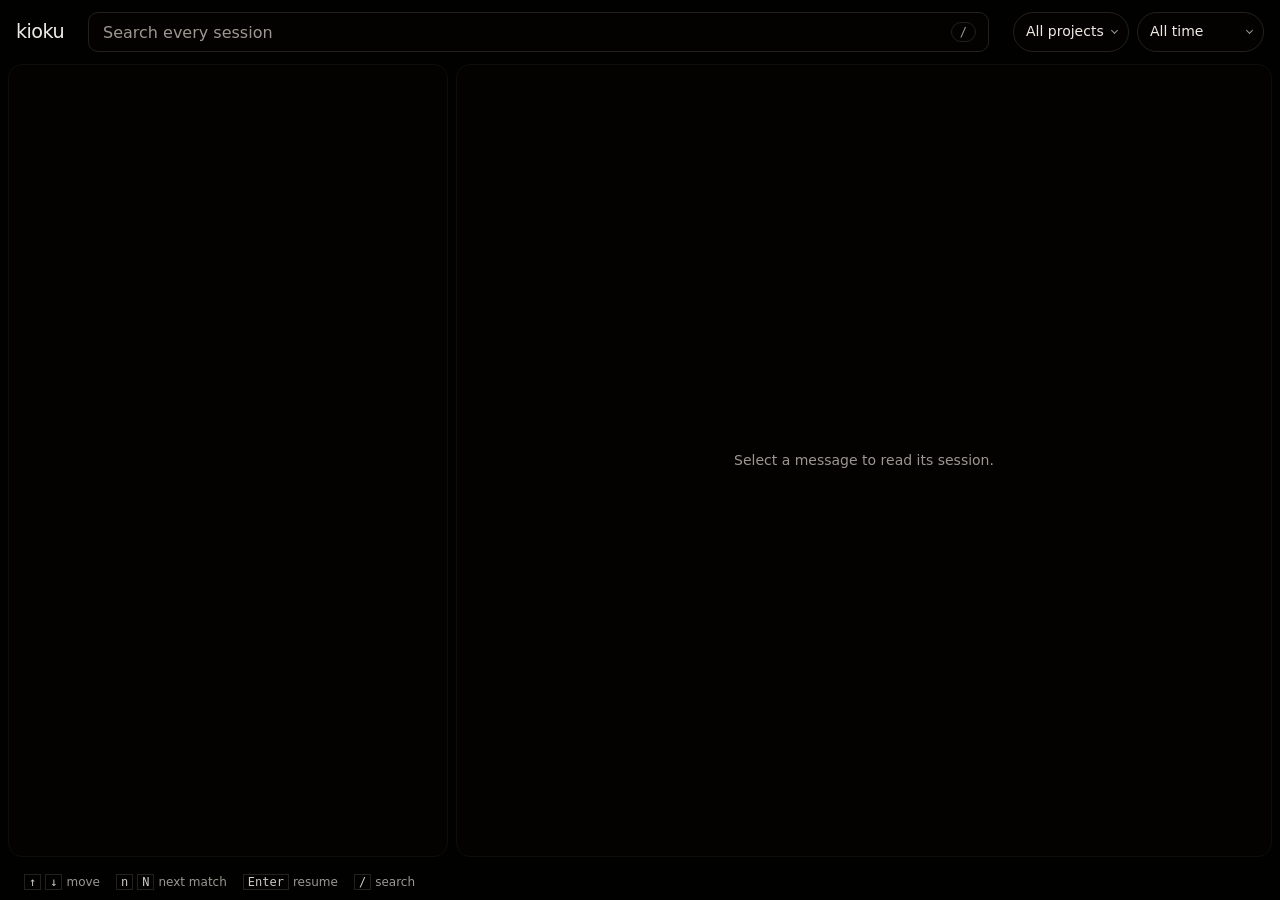
<file: desktop/web/index.html>
<!doctype html>
<html lang="en">
<head>
<meta charset="utf-8">
<meta name="viewport" content="width=device-width,initial-scale=1">
<title>kioku</title>
<link rel="stylesheet" href="style.css">
</head>
<body>
<header class="bar">
  <span class="word">kioku</span>
  <label class="q"><span class="visually-hidden">Search messages</span>
    <input id="q" type="search" name="q" autocomplete="off" spellcheck="false" placeholder="Search every session"><kbd>/</kbd></label>
  <div class="filters">
    <label class="sel"><span class="visually-hidden">Project</span><select id="project" name="project"><option value="">All projects</option></select></label>
    <label class="sel"><span class="visually-hidden">Range</span><select id="range" name="range">
      <option value="">All time</option><option value="60">Last 60 days</option><option value="30">Last 30 days</option><option value="14">Last 14 days</option>
    </select></label>
  </div>
</header>

<main class="app">
  <section class="list" aria-label="Results">
    <div class="read" id="read" hidden></div>
    <div class="axiswrap" id="axis" hidden></div>
    <div id="results" aria-live="polite"></div>
  </section>
  <section class="reader" aria-label="Session">
    <div id="session" hidden></div>
    <div class="reader-none" id="none">Select a message to read its session.</div>
  </section>
</main>

<footer class="status">
  <div class="keys"><span><kbd>↑</kbd><kbd>↓</kbd>move</span><span><kbd>n</kbd><kbd>N</kbd>next match</span><span><kbd>Enter</kbd>resume</span><span><kbd>/</kbd>search</span></div>
</footer>
<script type="module" src="app.js"></script>
</body>
</html>
</file>
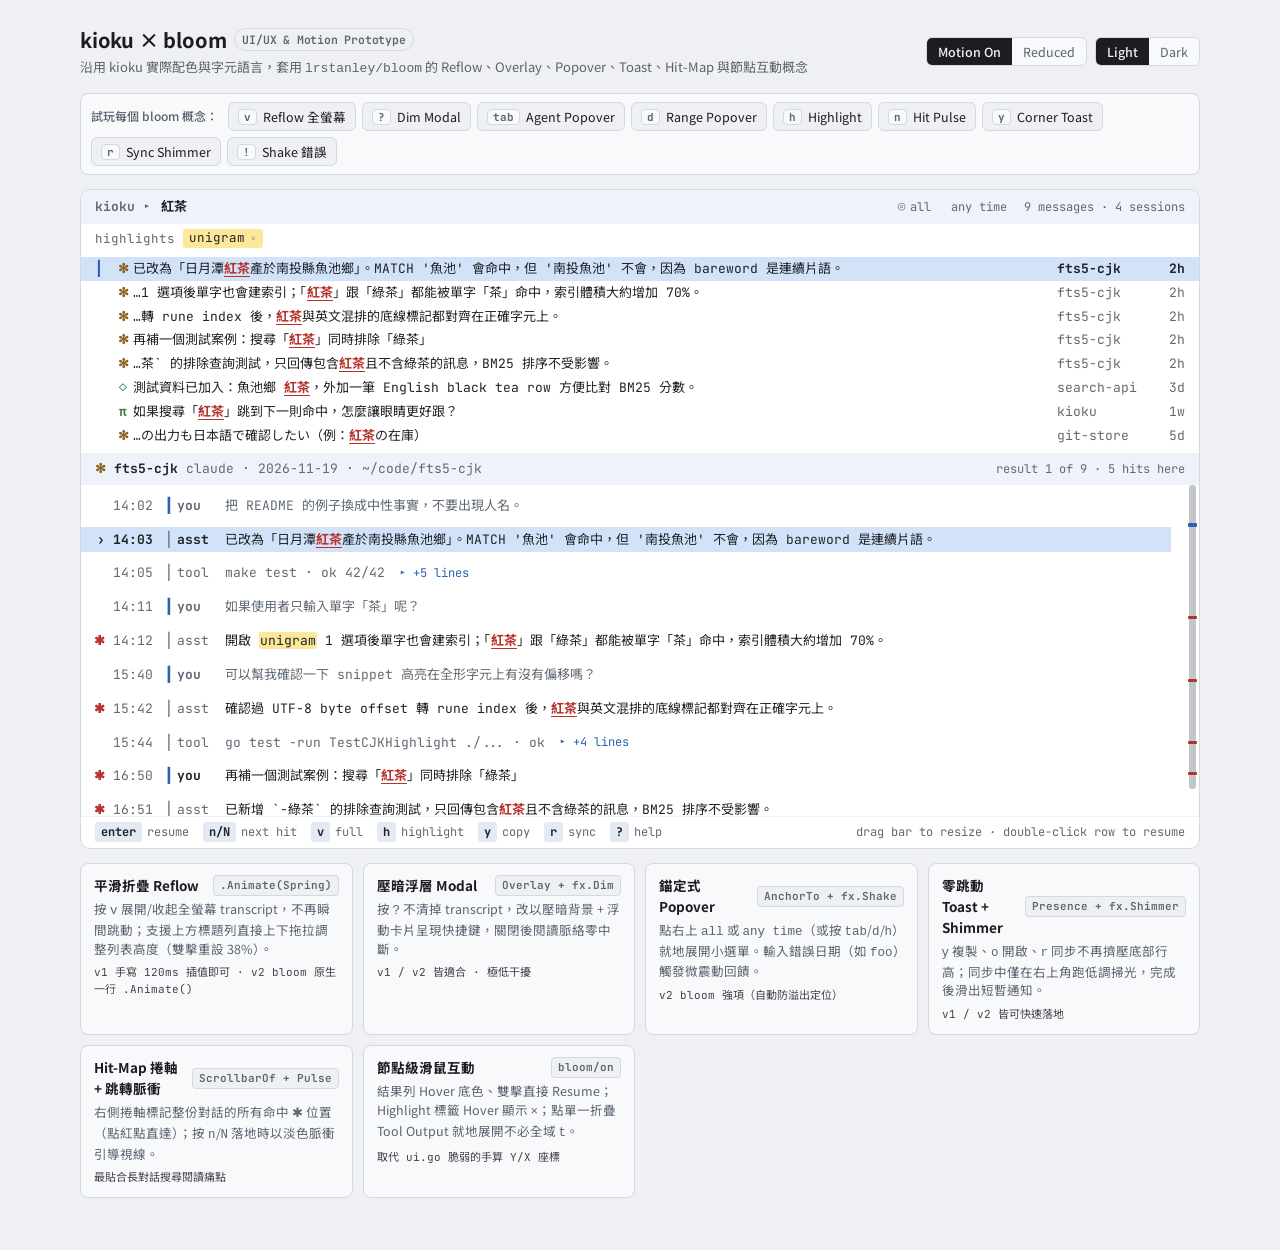
<file: mock/bloom.html>
<!doctype html>
<html lang="zh-Hant">
<head>
<meta charset="utf-8">
<meta name="viewport" content="width=device-width,initial-scale=1">
<title>kioku × bloom — UI/UX & Motion Mockup</title>
<link rel="stylesheet" href="https://fonts.googleapis.com/css2?family=JetBrains+Mono:wght@400;600;700&family=Noto+Sans+TC:wght@400;500;700&display=swap">
<style>
:root{
  --bg:#eef0f3;--fg:#1b1d22;--muted:#5d6270;--line:#d4d8df;--card:#f8f9fb;
  --sans:"Noto Sans TC",system-ui,sans-serif;
  --mono:"JetBrains Mono","Noto Sans TC",ui-monospace,Menlo,monospace;
}
@media (prefers-color-scheme:dark){
  :root:not([data-theme="light"]){
    color-scheme:dark;--bg:#111216;--fg:#e6e7eb;--muted:#9a9fac;--line:#2a2d35;--card:#171920;
  }
}
:root[data-theme="dark"]{
  color-scheme:dark;--bg:#111216;--fg:#e6e7eb;--muted:#9a9fac;--line:#2a2d35;--card:#171920;
}
*{box-sizing:border-box}
[hidden]{display:none!important}
body{
  background:var(--bg);color:var(--fg);font-family:var(--sans);
  font-size:14.5px;line-height:1.55;padding:24px 16px 56px;margin:0;
}
.wrap{max-width:1120px;margin:0 auto;display:flex;flex-direction:column;gap:14px}

/* Top bar */
.top{display:flex;flex-wrap:wrap;gap:10px 18px;align-items:center;justify-content:space-between}
.top h1{margin:0;font-size:20px;display:flex;align-items:center;gap:8px;letter-spacing:-.01em}
.top h1 .badge{
  font-family:var(--mono);font-size:11.5px;font-weight:600;
  padding:2px 7px;border-radius:999px;border:1px solid var(--line);color:var(--muted);
}
.top p{margin:2px 0 0;color:var(--muted);font-size:13px}
.controls{display:flex;flex-wrap:wrap;gap:8px;align-items:center}
.seg{display:inline-flex;border:1px solid var(--line);border-radius:6px;overflow:hidden;background:var(--card)}
.seg button{
  font:inherit;font-size:12.5px;background:none;color:var(--muted);
  border:0;padding:4px 11px;cursor:pointer;transition:background .12s,color .12s;
}
.seg button[aria-pressed="true"]{background:var(--fg);color:var(--bg);font-weight:500}
.seg button:focus-visible{outline:2px solid var(--fg);outline-offset:-2px}

/* Trigger bar */
.triggers{
  display:flex;flex-wrap:wrap;gap:6px;align-items:center;
  padding:8px 10px;border:1px solid var(--line);border-radius:8px;background:var(--card);
}
.triggers .lbl{
  font-size:12px;color:var(--muted);margin-right:4px;font-weight:500;
}
.trig{
  display:inline-flex;align-items:center;gap:6px;
  font-family:var(--sans);font-size:12.5px;color:var(--fg);
  background:var(--bg);border:1px solid var(--line);border-radius:6px;
  padding:4px 9px;cursor:pointer;transition:border-color .12s,transform .08s,background .12s;
}
.trig:hover{border-color:var(--fg)}
.trig:active{transform:translateY(1px)}
.trig kbd{
  font-family:var(--mono);font-size:11px;font-weight:700;
  padding:0 5px;border-radius:4px;background:var(--card);border:1px solid var(--line);color:var(--muted);
}
.trig.active{border-color:#2a64b0;color:#2a64b0}
:root[data-theme="dark"] .trig.active{border-color:#7fb0ee;color:#7fb0ee}

/* Terminal shell — faithful to ui.go light & dark palettes */
.term{
  --tbg:#ffffff;--tfg:#1f2328;
  --hit:#b6322d;--muted:#606a74;--selbg:#d2e3f9;--hover:#f3f7fc;
  --surf:#eef3f9;--acc:#2a64b0;--key:#e3eaf3;--border:#cfd8e3;
  --pen-0:#fde89a;--pen-1:#bdfac8;--pen-2:#ffe0f2;
  --claude:#8d5d1c;--codex:#147175;--pi:#3b723e;
  --pulse:rgba(42,100,176,.28);
  --dim:rgba(24,29,38,.42);
  --shadow:0 12px 32px rgba(15,23,42,.18), 0 2px 6px rgba(15,23,42,.08);

  background:var(--tbg);color:var(--tfg);
  font-family:var(--mono);font-size:13px;line-height:1.68;
  border-radius:10px;border:1px solid var(--line);
  height:min(660px,82vh);min-height:520px;
  display:flex;flex-direction:column;overflow:hidden;position:relative;
  user-select:none;
}
.term.dark{
  --tbg:#1c1d22;--tfg:#d8dce4;
  --hit:#f6857a;--muted:#95a0ab;--selbg:#293647;--hover:#222833;
  --surf:#232a35;--acc:#7fb0ee;--key:#303a49;--border:#343e4d;
  --pen-0:#3c3207;--pen-1:#193b22;--pen-2:#492537;
  --claude:#ddae6c;--codex:#76c7cc;--pi:#8fc990;
  --pulse:rgba(127,176,238,.34);
  --dim:rgba(6,8,12,.58);
  --shadow:0 16px 40px rgba(0,0,0,.55), 0 2px 8px rgba(0,0,0,.35);
}

/* Reduced motion */
.term.reduced *, .term.reduced *::before, .term.reduced *::after{
  transition-duration:.01ms!important;
  animation-duration:.01ms!important;
}

/* Header bar (surf) */
.hdr{
  background:var(--surf);
  display:flex;align-items:center;gap:8px;
  padding:5px 14px;min-height:32px;flex:0 0 auto;position:relative;z-index:4;
}
.hdr .brand{color:var(--muted);font-weight:700}
.hdr .arrow{color:var(--muted)}
.hdr .qwrap{flex:1;min-width:80px;display:flex;align-items:center;gap:4px}
.hdr input{
  width:100%;min-width:0;background:none;border:0;outline:0;
  color:var(--tfg);font:inherit;font-weight:700;caret-color:var(--acc);
}
.hdr .meta{display:flex;align-items:center;gap:6px;flex-shrink:0}
.chip{
  display:inline-flex;align-items:center;gap:5px;
  font:inherit;font-size:12px;color:var(--muted);
  background:transparent;border:1px solid transparent;border-radius:4px;
  padding:0 6px;height:22px;cursor:pointer;
  transition:background .12s,border-color .12s,color .12s;
}
.chip:hover{background:var(--key);color:var(--tfg)}
.chip.on{background:var(--key);color:var(--tfg);border-color:var(--border)}
.chip .dot{font-weight:700}
.count{color:var(--muted);font-size:12px;white-space:nowrap;font-variant-numeric:tabular-nums;padding-left:4px}

/* Shimmer effect for indexing (bloom fx.Shimmer) */
.shimmer{
  position:relative;display:inline-block;
  background:linear-gradient(90deg, var(--muted) 0%, var(--muted) 35%, var(--acc) 50%, var(--muted) 65%, var(--muted) 100%);
  background-size:220% 100%;
  -webkit-background-clip:text;background-clip:text;color:transparent;
  animation:shimmer-sweep 1.15s linear infinite;
}
@keyframes shimmer-sweep{
  0%{background-position:120% 0}
  100%{background-position:-100% 0}
}

/* Highlights strip (optional row, animates height smoothly) */
.pens-wrap{
  overflow:hidden;flex:0 0 auto;
  max-height:0;opacity:0;
  transition:max-height .16s cubic-bezier(.22,1,.36,1), opacity .14s ease;
}
.pens-wrap.show{max-height:36px;opacity:1}
.pens{
  display:flex;flex-wrap:wrap;gap:6px;align-items:center;
  padding:4px 14px 2px;font-size:12.5px;
}
.pens .lbl{color:var(--muted);margin-right:2px}
.pen{
  display:inline-flex;align-items:center;gap:5px;
  font:inherit;color:var(--tfg);border:0;border-radius:3px;
  padding:0 6px;cursor:pointer;line-height:1.5;
  transition:transform .12s ease, opacity .12s ease;
  animation:pen-in .16s cubic-bezier(.22,1,.36,1);
}
@keyframes pen-in{from{opacity:0;transform:scale(.92)}to{opacity:1;transform:scale(1)}}
.pen .x{opacity:.35;font-size:11px;transition:opacity .1s}
.pen:hover .x{opacity:1}
.pen:hover{filter:brightness(.96)}
.term.dark .pen:hover{filter:brightness(1.12)}

/* List pane — bloom Reflow (.Animate() Spring) */
.list-pane{
  flex:0 0 auto;
  overflow-y:auto;overflow-x:hidden;
  padding:6px 0;
  transition:height .18s cubic-bezier(.2, .95, .3, 1), opacity .15s ease, padding .18s ease;
  will-change:height;
}
.list-pane.dragging{transition:none!important}
.term.full .list-pane{
  height:0!important;padding-top:0;padding-bottom:0;opacity:0;overflow:hidden;
}

.row{
  display:grid;
  grid-template-columns:22px 20px 1fr 11ch 5ch;
  align-items:baseline;
  padding:1px 14px 1px 10px;
  cursor:pointer;white-space:nowrap;
  transition:background .08s ease;
}
.row:hover:not(.band){background:var(--hover)}
.row.band{background:var(--selbg)}
.row .cur{text-align:center;font-weight:700;color:var(--tfg)}
.row.band .cur{color:var(--acc)}
.row .ag{text-align:center;font-weight:700}
.row .sn{overflow:hidden;text-overflow:ellipsis;padding-right:12px}
.row .pj{color:var(--muted);overflow:hidden;text-overflow:ellipsis;padding-right:8px}
.row .tm{color:var(--muted);text-align:right;font-variant-numeric:tabular-nums}
.row.sel .pj,.row.sel .tm{color:var(--tfg);font-weight:700}
.empty{padding:8px 16px;color:var(--muted)}

.hh{color:var(--hit);font-weight:700;text-decoration:underline;text-underline-offset:3px}
mark{color:inherit;border-radius:2px;padding:0 1px}
mark.p0{background:var(--pen-0)}mark.p1{background:var(--pen-1)}mark.p2{background:var(--pen-2)}

/* Draggable Splitter = Transcript title bar (surf) */
.splitter{
  background:var(--surf);
  display:flex;align-items:center;justify-content:space-between;gap:12px;
  padding:4px 14px;flex:0 0 auto;position:relative;
  cursor:row-resize;
  border-top:1px solid transparent;border-bottom:1px solid transparent;
  transition:border-color .12s, background .12s;
}
.splitter:hover, .splitter.active{border-top-color:var(--acc)}
.splitter .grip{
  position:absolute;left:50%;top:0;transform:translate(-50%,-1px);
  width:40px;height:3px;border-radius:2px;background:var(--acc);
  opacity:0;transition:opacity .12s;pointer-events:none;
}
.splitter:hover .grip, .splitter.active .grip{opacity:.75}
.term.full .splitter{cursor:default}
.term.full .splitter:hover{border-top-color:transparent}
.term.full .splitter .grip{display:none}
.splitter .left{display:flex;align-items:center;gap:8px;min-width:0;overflow:hidden;white-space:nowrap}
.splitter .proj{font-weight:700}
.splitter .sub{color:var(--muted);overflow:hidden;text-overflow:ellipsis}
.splitter .right{color:var(--muted);font-size:12px;white-space:nowrap;flex-shrink:0;display:flex;align-items:center;gap:8px}
.splitter .full-pill{
  font-size:11px;padding:0 6px;border-radius:3px;
  background:var(--key);color:var(--acc);font-weight:700;cursor:pointer;
}

/* Transcript pane + Hit-Map Scrollbar (bloom Viewport + ScrollbarOf) */
.page-shell{
  flex:1;min-height:0;display:flex;position:relative;overflow:hidden;
}
.page{
  flex:1;min-width:0;overflow-y:auto;padding:8px 14px 14px 0;
  scrollbar-width:none;
}
.page::-webkit-scrollbar{display:none}

.hitmap{
  width:14px;flex:0 0 14px;position:relative;
  border-left:1px solid transparent;
  background:transparent;cursor:pointer;
  transition:background .12s, border-color .12s;
}
.hitmap:hover{background:var(--surf);border-left-color:var(--border)}
.hitmap .thumb{
  position:absolute;left:3px;right:3px;min-height:20px;
  border-radius:3px;background:var(--muted);opacity:.38;
  transition:opacity .12s, background .12s;
  pointer-events:none;
}
.hitmap:hover .thumb, .hitmap.dragging .thumb{opacity:.65;background:var(--acc)}
.hitmap .tick{
  position:absolute;left:2px;right:2px;height:3px;border-radius:1px;
  background:var(--hit);cursor:pointer;
  transition:transform .1s;
}
.hitmap .tick:hover{transform:scaleY(1.8)}
.hitmap .tick.cur{background:var(--acc);height:4px}

/* Transcript lines */
.fold-row{
  padding:3px 0 6px 11ch;color:var(--muted);font-size:12.5px;
  cursor:pointer;transition:color .12s;
}
.fold-row:hover{color:var(--acc)}

.msg{
  display:grid;grid-template-columns:4ch 6ch 2ch 6ch 1fr;
  padding:2px 10px 2px 0;margin-bottom:8px;
  border-radius:0;position:relative;
  transition:background .12s ease;
}
.msg .star{text-align:right;padding-right:1ch;font-weight:700}
.msg.hit .star{color:var(--hit)}
.msg.cur .star{color:var(--tfg)}
.msg .ts{color:var(--muted);font-variant-numeric:tabular-nums}
.msg .rule{color:var(--muted);text-align:center}
.msg.user .rule{color:var(--acc);font-weight:700}
.msg .role{color:var(--muted)}
.msg.user .role{color:var(--tfg);font-weight:700}
.msg.context .role,.msg.context .body{color:var(--muted)}
.msg.cur{background:var(--selbg)}
.msg.cur .ts,.msg.cur .role{color:var(--tfg);font-weight:700}
.msg .body{white-space:pre-wrap;overflow-wrap:anywhere;user-select:text}

/* Hit jump pulse animation */
.msg.pulse{animation:hit-pulse .34s ease-out}
@keyframes hit-pulse{
  0%{background:var(--pulse)}
  100%{background:var(--selbg)}
}

/* Tool folding (click individual tool message to expand) */
.tool-btn{
  display:inline-flex;align-items:center;gap:6px;
  color:var(--muted);cursor:pointer;border-radius:3px;
  padding:0 4px;margin-left:-4px;transition:background .1s,color .1s;
}
.tool-btn:hover{background:var(--surf);color:var(--tfg)}
.tool-btn .more{color:var(--acc);font-size:12px}
.tool-expanded{
  margin-top:4px;padding:6px 10px;border-left:2px solid var(--border);
  background:var(--surf);color:var(--muted);font-size:12px;line-height:1.5;
  animation:unfold .14s ease-out;
}
@keyframes unfold{from{opacity:0;transform:translateY(-3px)}to{opacity:1;transform:translateY(0)}}

/* Footer keycaps */
.ft{
  padding:5px 14px 6px;flex:0 0 auto;
  display:flex;align-items:center;justify-content:space-between;gap:12px;
  border-top:1px solid var(--surf);font-size:12px;color:var(--muted);
}
.ft .keys{display:flex;flex-wrap:wrap;gap:6px 14px;align-items:center}
.kitem{display:inline-flex;align-items:center;gap:5px;cursor:pointer}
.kitem:hover kbd{color:var(--acc)}
.ft kbd{
  font:inherit;font-weight:700;color:var(--tfg);
  background:var(--key);padding:0 6px;border-radius:3px;
}

/* Anchored Popover (bloom AnchorTo) */
.popover{
  position:absolute;z-index:20;
  background:var(--tbg);border:1px solid var(--border);border-radius:6px;
  box-shadow:var(--shadow);padding:8px 10px;min-width:230px;max-width:340px;
  animation:pop-in .14s cubic-bezier(.22,1,.36,1);
}
@keyframes pop-in{
  from{opacity:0;transform:translateY(-5px) scale(.98)}
  to{opacity:1;transform:translateY(0) scale(1)}
}
.popover .ptitle{
  font-size:11.5px;color:var(--muted);font-weight:700;
  display:flex;justify-content:space-between;align-items:center;
  padding-bottom:6px;margin-bottom:6px;border-bottom:1px solid var(--surf);
}
.pop-opt{
  display:flex;align-items:center;justify-content:space-between;gap:12px;
  width:100%;font:inherit;font-size:12.5px;text-align:left;
  background:none;border:0;color:var(--tfg);padding:4px 8px;border-radius:4px;cursor:pointer;
}
.pop-opt:hover,.pop-opt.sel{background:var(--selbg)}
.pop-opt .cnt{color:var(--muted);font-size:11.5px;font-variant-numeric:tabular-nums}
.pop-presets{display:flex;flex-wrap:wrap;gap:5px;margin-bottom:8px}
.pop-presets button{
  font:inherit;font-size:12px;color:var(--tfg);background:var(--surf);
  border:1px solid var(--border);border-radius:4px;padding:2px 8px;cursor:pointer;
}
.pop-presets button:hover,.pop-presets button.on{border-color:var(--acc);color:var(--acc)}
.pop-input-row{display:flex;gap:6px;align-items:center}
.pop-input-row input{
  flex:1;min-width:0;font:inherit;font-size:12.5px;color:var(--tfg);
  background:var(--surf);border:1px solid var(--border);border-radius:4px;
  padding:3px 7px;outline:0;
}
.pop-input-row input:focus{border-color:var(--acc)}
.pop-err{color:var(--hit);font-size:11.5px;margin-top:5px;min-height:16px}
.pop-hint{color:var(--muted);font-size:11px;margin-top:5px}

/* Shake effect (bloom fx.Shake) */
.shake{animation:fx-shake .22s ease-in-out!important}
@keyframes fx-shake{
  0%,100%{transform:translateX(0)}
  20%{transform:translateX(-6px)}
  40%{transform:translateX(6px)}
  60%{transform:translateX(-4px)}
  80%{transform:translateX(4px)}
}

/* Modal Overlay + Backdrop Dim (bloom Overlay + Layer.Modal + fx.Dim) */
.backdrop{
  position:absolute;inset:0;z-index:30;
  background:var(--dim);
  display:flex;align-items:center;justify-content:center;padding:20px;
  animation:fade-in .14s ease-out;
}
@keyframes fade-in{from{opacity:0}to{opacity:1}}
.modal{
  background:var(--tbg);border:1px solid var(--acc);border-radius:8px;
  box-shadow:var(--shadow);width:min(680px,92%);max-height:86%;overflow-y:auto;
  padding:14px 18px;
  animation:modal-in .16s cubic-bezier(.22,1,.36,1);
}
@keyframes modal-in{
  from{opacity:0;transform:translateY(8px) scale(.98)}
  to{opacity:1;transform:translateY(0) scale(1)}
}
.modal-hd{
  display:flex;justify-content:space-between;align-items:center;
  padding-bottom:8px;margin-bottom:10px;border-bottom:1px solid var(--surf);
}
.modal-hd b{font-size:13.5px}
.modal-hd span{color:var(--muted);font-size:12px}
.help-grid{
  display:grid;grid-template-columns:max-content 1fr max-content 1fr;
  gap:5px 14px;font-size:12.5px;align-items:baseline;
}
.help-grid kbd{
  font:inherit;font-weight:700;color:var(--acc);
  background:var(--surf);padding:0 6px;border-radius:3px;text-align:center;
}
.help-grid span{color:var(--muted)}
@media (max-width:680px){.help-grid{grid-template-columns:max-content 1fr}}

/* Corner Toast Stack (bloom Layer + Presence + fx.Slide) */
.toasts{
  position:absolute;right:16px;bottom:38px;z-index:25;
  display:flex;flex-direction:column;gap:6px;align-items:flex-end;
  pointer-events:none;
}
.toast{
  pointer-events:auto;
  background:var(--tbg);border:1px solid var(--border);
  border-left:3px solid var(--acc);
  border-radius:6px;box-shadow:var(--shadow);
  padding:6px 11px;font-size:12.5px;max-width:420px;
  position:relative;overflow:hidden;
  animation:toast-in .16s cubic-bezier(.22,1,.36,1);
}
.toast.err{border-left-color:var(--hit)}
.toast.out{animation:toast-out .16s ease-in forwards}
@keyframes toast-in{from{opacity:0;transform:translateX(14px)}to{opacity:1;transform:translateX(0)}}
@keyframes toast-out{from{opacity:1;transform:translateX(0)}to{opacity:0;transform:translateX(10px)}}
.toast .tbar{
  position:absolute;left:0;bottom:0;height:2px;width:100%;
  background:var(--acc);opacity:.45;transform-origin:left;
  animation:tbar var(--dur,2200ms) linear forwards;
}
.toast.err .tbar{background:var(--hit)}
@keyframes tbar{from{transform:scaleX(1)}to{transform:scaleX(0)}}
.toast .tmeta{color:var(--muted);font-size:11.5px;margin-top:1px}

/* Concept legend cards below */
.legend{
  display:grid;grid-template-columns:repeat(auto-fit,minmax(250px,1fr));
  gap:10px;
}
.card{
  background:var(--card);border:1px solid var(--line);border-radius:8px;
  padding:11px 13px;font-size:13px;
}
.card h3{
  margin:0 0 4px;font-size:13.5px;display:flex;align-items:center;
  justify-content:space-between;gap:8px;
}
.card .tag{
  font-family:var(--mono);font-size:11px;font-weight:600;
  color:var(--muted);background:var(--bg);border:1px solid var(--line);
  padding:1px 6px;border-radius:4px;white-space:nowrap;
}
.card p{margin:0;color:var(--muted);font-size:12.5px;line-height:1.5}
.card .fit{
  margin-top:6px;font-family:var(--mono);font-size:11px;color:var(--fg);opacity:.82;
}
</style>
</head>
<body>
<div class="wrap">
  <div class="top">
    <div>
      <h1>kioku × bloom <span class="badge">UI/UX &amp; Motion Prototype</span></h1>
      <p>沿用 kioku 實際配色與字元語言，套用 <code>lrstanley/bloom</code> 的 Reflow、Overlay、Popover、Toast、Hit-Map 與節點互動概念</p>
    </div>
    <div class="controls">
      <div class="seg" role="group" aria-label="Motion">
        <button id="m-on" aria-pressed="true">Motion On</button>
        <button id="m-off" aria-pressed="false">Reduced</button>
      </div>
      <div class="seg" role="group" aria-label="Terminal background">
        <button id="tl" aria-pressed="false">Light</button>
        <button id="td" aria-pressed="false">Dark</button>
      </div>
    </div>
  </div>

  <!-- One-click demo triggers -->
  <div class="triggers">
    <span class="lbl">試玩每個 bloom 概念：</span>
    <button class="trig" id="btn-full"><kbd>v</kbd> Reflow 全螢幕</button>
    <button class="trig" id="btn-help"><kbd>?</kbd> Dim Modal</button>
    <button class="trig" id="btn-agent"><kbd>tab</kbd> Agent Popover</button>
    <button class="trig" id="btn-range"><kbd>d</kbd> Range Popover</button>
    <button class="trig" id="btn-hl"><kbd>h</kbd> Highlight</button>
    <button class="trig" id="btn-jump"><kbd>n</kbd> Hit Pulse</button>
    <button class="trig" id="btn-toast"><kbd>y</kbd> Corner Toast</button>
    <button class="trig" id="btn-sync"><kbd>r</kbd> Sync Shimmer</button>
    <button class="trig" id="btn-err"><kbd>!</kbd> Shake 錯誤</button>
  </div>

  <!-- Faithful TUI container -->
  <div class="term" id="term" tabindex="-1">
    <!-- Header bar -->
    <div class="hdr" id="hdr">
      <span class="brand">kioku</span>
      <span class="arrow">▸</span>
      <div class="qwrap">
        <input id="q" value="紅茶" autocomplete="off" spellcheck="false" aria-label="Search">
      </div>
      <div class="meta">
        <button class="chip" id="chip-agent" title="Filter agent (Tab / Click)">
          <span class="dot" id="chip-agent-dot">◎</span>
          <span id="chip-agent-lbl">all</span>
        </button>
        <button class="chip" id="chip-range" title="Date range (d / Click)">
          <span id="chip-range-lbl">any time</span>
        </button>
        <span class="count" id="count"></span>
      </div>
    </div>

    <!-- Optional Highlights strip (smooth collapse/expand) -->
    <div class="pens-wrap" id="pens-wrap">
      <div class="pens" id="pens"></div>
    </div>

    <!-- Result list pane (Reflow animated height) -->
    <div class="list-pane" id="list-pane"></div>

    <!-- Draggable Splitter = Transcript Title Bar -->
    <div class="splitter" id="splitter" title="上下拖拉調整比例 · 雙擊重設預設 38%">
      <div class="grip"></div>
      <div class="left" id="sp-left"></div>
      <div class="right" id="sp-right"></div>
    </div>

    <!-- Transcript viewport + Hit-Map Scrollbar -->
    <div class="page-shell">
      <div class="page" id="page"></div>
      <div class="hitmap" id="hitmap" title="拖拉捲動 · 紅點代表命中位置，點擊直達">
        <div class="thumb" id="thumb"></div>
      </div>
    </div>

    <!-- Footer keycaps -->
    <div class="ft" id="ft"></div>

    <!-- Anchored Popover Layer -->
    <div class="popover" id="popover" hidden></div>

    <!-- Corner Toast Layer -->
    <div class="toasts" id="toasts"></div>

    <!-- Modal Overlay + Backdrop Dim -->
    <div class="backdrop" id="backdrop" hidden>
      <div class="modal" id="modal" role="dialog" aria-label="Keyboard shortcuts">
        <div class="modal-hd">
          <b>kioku · Keyboard &amp; Mouse</b>
          <span>esc 或 ? 關閉 · 點背景關閉</span>
        </div>
        <div class="help-grid" id="help-grid"></div>
      </div>
    </div>
  </div>

  <!-- Design concept mapping cards -->
  <div class="legend">
    <div class="card">
      <h3>平滑折疊 Reflow <span class="tag">.Animate(Spring)</span></h3>
      <p>按 <code>v</code> 展開/收起全螢幕 transcript，不再瞬間跳動；支援上方標題列直接上下拖拉調整列表高度（雙擊重設 38%）。</p>
      <div class="fit">v1 手寫 120ms 插值即可 · v2 bloom 原生一行 .Animate()</div>
    </div>
    <div class="card">
      <h3>壓暗浮層 Modal <span class="tag">Overlay + fx.Dim</span></h3>
      <p>按 <code>?</code> 不清掉 transcript，改以壓暗背景 + 浮動卡片呈現快捷鍵，關閉後閱讀脈絡零中斷。</p>
      <div class="fit">v1 / v2 皆適合 · 極低干擾</div>
    </div>
    <div class="card">
      <h3>錨定式 Popover <span class="tag">AnchorTo + fx.Shake</span></h3>
      <p>點右上 <code>all</code> 或 <code>any time</code>（或按 <code>tab</code>/<code>d</code>/<code>h</code>）就地展開小選單。輸入錯誤日期（如 <code>foo</code>）觸發微震動回饋。</p>
      <div class="fit">v2 bloom 強項（自動防溢出定位）</div>
    </div>
    <div class="card">
      <h3>零跳動 Toast + Shimmer <span class="tag">Presence + fx.Shimmer</span></h3>
      <p><code>y</code> 複製、<code>o</code> 開啟、<code>r</code> 同步不再擠壓底部行高；同步中僅在右上角跑低調掃光，完成後滑出短暫通知。</p>
      <div class="fit">v1 / v2 皆可快速落地</div>
    </div>
    <div class="card">
      <h3>Hit-Map 捲軸 + 跳轉脈衝 <span class="tag">ScrollbarOf + Pulse</span></h3>
      <p>右側捲軸標記整份對話的所有命中 <code>✱</code> 位置（點紅點直達）；按 <code>n</code>/<code>N</code> 落地時以淡色脈衝引導視線。</p>
      <div class="fit">最貼合長對話搜尋閱讀痛點</div>
    </div>
    <div class="card">
      <h3>節點級滑鼠互動 <span class="tag">bloom/on</span></h3>
      <p>結果列 Hover 底色、雙擊直接 Resume；Highlight 標籤 Hover 顯示 <code>×</code>；點單一折疊 Tool Output 就地展開不必全域 <code>t</code>。</p>
      <div class="fit">取代 ui.go 脆弱的手算 Y/X 座標</div>
    </div>
  </div>
</div>

<script>
const AGENTS = {
  all:    { mark: "◎", label: "all",    color: "var(--muted)" },
  claude: { mark: "✻", label: "claude", color: "var(--claude)" },
  codex:  { mark: "◇", label: "codex",  color: "var(--codex)" },
  pi:     { mark: "π", label: "pi",     color: "var(--pi)" },
};

const S = [
  {
    h:"claude", id:"a1b2c3d4", proj:"fts5-cjk", cwd:"~/code/fts5-cjk", date:"2026-11-19", daysAgo:0, age:"2h",
    m:[
      ["14:02","user","把 README 的例子換成中性事實，不要出現人名。"],
      ["14:03","asst","已改為「日月潭紅茶產於南投縣魚池鄉」。MATCH '魚池' 會命中，但 '南投魚池' 不會，因為 bareword 是連續片語。"],
      ["14:05","tool","make test · ok 42/42", "ok  github.com/Ray0907/fts5-cjk/cjk  0.118s\n--- PASS: TestBigramPhrase (0.01s)\n--- PASS: TestMixedLatinCJK (0.02s)\n--- PASS: TestUnigramFallback (0.03s)\nPASS  42/42 tests passed in 118ms"],
      ["14:11","user","如果使用者只輸入單字「茶」呢？"],
      ["14:12","asst","開啟 unigram 1 選項後單字也會建索引；「紅茶」跟「綠茶」都能被單字「茶」命中，索引體積大約增加 70%。"],
      ["15:40","user","可以幫我確認一下 snippet 高亮在全形字元上有沒有偏移嗎？"],
      ["15:42","asst","確認過 UTF-8 byte offset 轉 rune index 後，紅茶與英文混排的底線標記都對齊在正確字元上。"],
      ["15:44","tool","go test -run TestCJKHighlight ./... · ok", "=== RUN   TestCJKHighlight/taiwan_black_tea\n=== RUN   TestCJKHighlight/mixed_width\n--- PASS: TestCJKHighlight (0.00s)\nPASS"],
      ["16:50","user","再補一個測試案例：搜尋「紅茶」同時排除「綠茶」"],
      ["16:51","asst","已新增 `-綠茶` 的排除查詢測試，只回傳包含紅茶且不含綠茶的訊息，BM25 排序不受影響。"],
    ]
  },
  {
    h:"codex", id:"019a3c2e", proj:"search-api", cwd:"~/code/search-api", date:"2026-11-16", daysAgo:3, age:"3d",
    m:[
      ["09:12","user","_bulk 寫入太慢了，47k 筆文件要跑十分鐘"],
      ["09:20","asst","改成 external-content FTS5 table 搭配 trigger，並把每個 batch 包進單一 transaction，寫入時間降到 6.9 秒。"],
      ["13:05","user","補一筆中文跟英文對照的測試資料"],
      ["13:06","asst","測試資料已加入：魚池鄉 紅茶，外加一筆 English black tea row 方便比對 BM25 分數。"],
      ["13:08","tool","go test -bench=BenchmarkIndex ./...", "BenchmarkIndex47k-10   1   6891420112 ns/op\nPASS  ok  search-api  7.04s"],
    ]
  },
  {
    h:"pi", id:"2026-11-12_8c1d", proj:"kioku", cwd:"~/code/kioku", date:"2026-11-12", daysAgo:7, age:"1w",
    m:[
      ["21:30","user","我想在 TUI 裡保留閱讀優先的感覺，同時參考 bloom 做微動畫"],
      ["21:31","asst","建議只做高回饋、零輸入延遲的動態：v 鍵折疊用 150ms spring reflow，Help 用 Dim Modal，複製改用角落 Toast。"],
      ["21:33","tool","go test ./... · ok kioku 0.412s", "ok  github.com/Ray0907/kioku  0.412s\nAll 89 golden & UI tests passed."],
      ["21:40","user","如果搜尋「紅茶」跳到下一則命中，怎麼讓眼睛更好跟？"],
      ["21:41","asst","n/N 跳轉落地時加一個 280ms 的背景脈衝，並在右側捲軸畫出所有命中位置紅點（Hit-Map）。"],
    ]
  },
  {
    h:"claude", id:"7be210aa", proj:"git-store", cwd:"~/code/git-store", date:"2026-11-14", daysAgo:5, age:"5d",
    m:[
      ["10:02","user","Compaction 完成後 WAL 應該怎麼截斷比較安全？"],
      ["10:04","asst","先寫出新 snapshot，確認 S3 PUT 成功後再推進 low-water mark。順序顛倒會掉資料。"],
      ["15:10","user","ログの出力も日本語で確認したい（例：紅茶の在庫）"],
      ["15:12","asst","ログは UTF-8 のまま出力されます。test.sh に「紅茶の在庫」を含む日本語ケースを追加しました。"],
    ]
  },
  {
    h:"codex", id:"019a1f07", proj:"tracer", cwd:"~/code/tracer", date:"2026-10-28", daysAgo:22, age:"3w",
    m:[
      ["11:00","user","Context 太長了，需要幫每段預覽設一個 token budget"],
      ["11:02","asst","每段 trace 預覽改為 4k token budget；超長訊息保留第一行，並由索引標註省略了幾行。"],
    ]
  },
];

const RES = {
  claude: s => `claude --resume ${s.id}`,
  codex:  s => `codex resume ${s.id}`,
  pi:     s => `pi --session ${s.id}`,
};

const $ = id => document.getElementById(id);
const esc = s => s.replace(/[&<>"]/g, c => ({"&":"&amp;","<":"&lt;",">":"&gt;",'"':"&quot;"}[c]));
const reE = s => s.replace(/[.*+?^${}()|[\]\\]/g, "\\$&");
const CJK = /[\u3040-\u30ff\u3400-\u9fff\uac00-\ud7af]/;

let state = {
  focus: "list", // "q" | "list"
  harness: "all",
  rangeDays: null, // null | 1 | 7 | 30
  rangeLabel: "",
  rows: [],
  sel: 0,
  cursor: null,
  full: false,
  help: false,
  popover: null, // null | "agent" | "range" | "highlight"
  pens: [{ w: "unigram", c: 0 }],
  openTools: new Set(),
  splitRatio: 0.36,
  syncing: false,
  fresh: 0,
  pulseKey: null,
};

function parseQuery(q){
  const pos=[], neg=[];
  for(const m of q.matchAll(/(-?)"([^"]+)"|(-?)(\S+)/g)){
    let t = (m[2] ?? m[4]).toLowerCase();
    const dash = (m[1] || m[3]) === "-";
    if(dash && t.startsWith("-")) t = "-" + t;
    (dash && !t.startsWith("-") ? neg : pos).push(t.replace(/^-+/,""));
  }
  if(!pos.length) neg.length = 0;
  return { pos, neg };
}
function spans(text, w){
  const out = [];
  if(!w) return out;
  const re = CJK.test(w[0])
    ? new RegExp(reE(w), "gi")
    : new RegExp("(?<![\\p{L}\\p{N}])" + reE(w), "giu");
  for(const m of text.matchAll(re)) out.push([m.index, m[0].length]);
  return out;
}
const hasTerm = (text, w) => spans(text, w).length > 0;

function paint(text, hits){
  const marks = Array.from({length:text.length}, () => ({hit:false, pen:null}));
  state.pens.forEach(p => spans(text, p.w).forEach(([i,n]) => { for(let k=i;k<i+n;k++) marks[k].pen = p.c; }));
  hits.forEach(w => spans(text, w).forEach(([i,n]) => { for(let k=i;k<i+n;k++) marks[k].hit = true; }));
  let out="", k=0;
  while(k<text.length){
    let j=k; const a=marks[k];
    while(j<text.length && marks[j].hit===a.hit && marks[j].pen===a.pen) j++;
    let seg = esc(text.slice(k,j));
    if(a.hit) seg = `<span class="hh">${seg}</span>`;
    if(a.pen !== null) seg = `<mark class="p${a.pen}">${seg}</mark>`;
    out += seg; k = j;
  }
  return out;
}

function search(){
  const {pos, neg} = parseQuery($("q").value);
  const rows = [];
  S.forEach((s, si) => {
    if(state.harness !== "all" && s.h !== state.harness) return;
    if(state.rangeDays !== null && s.daysAgo > state.rangeDays) return;
    s.m.forEach((m, mi) => {
      const t = m[2];
      if(neg.some(w => hasTerm(t, w))) return;
      if(pos.length && !pos.every(w => hasTerm(t, w))) return;
      if(!pos.length && mi !== s.m.length - 1) return;
      rows.push({si, mi});
    });
  });
  state.rows = rows;
  if(state.sel >= rows.length) state.sel = Math.max(0, rows.length - 1);
  state.cursor = rows[state.sel] ? rows[state.sel].mi : null;
  render();
}

function snippet(r, pos){
  const text = S[r.si].m[r.mi][2].replace(/\n/g, " ");
  const f = pos.length ? spans(text, pos[0])[0] : null;
  const i = f ? f[0] : -1;
  let start = i > 16 ? i - 16 : 0;
  if(start && /[\p{L}\p{N}]/u.test(text[start-1]) && !CJK.test(text[start])){
    const sp = text.slice(start, i).search(/\s/);
    start = sp < 0 ? i : start + sp + 1;
  }
  return (start ? "…" : "") + text.slice(start);
}

function applyListHeight(){
  const termH = $("term").clientHeight;
  const target = Math.max(72, Math.round((termH - 96) * state.splitRatio));
  $("list-pane").style.height = target + "px";
}

function render(){
  const {pos} = parseQuery($("q").value);
  $("term").classList.toggle("full", state.full);
  $("btn-full").classList.toggle("active", state.full);
  $("btn-help").classList.toggle("active", state.help);
  applyListHeight();

  // Header chips
  const ag = AGENTS[state.harness];
  $("chip-agent-dot").textContent = ag.mark;
  $("chip-agent-dot").style.color = ag.color;
  $("chip-agent-lbl").textContent = ag.label;
  $("chip-agent").classList.toggle("on", state.harness !== "all");

  $("chip-range-lbl").textContent = state.rangeLabel || "any time";
  $("chip-range").classList.toggle("on", !!state.rangeLabel);

  // Header count / shimmer
  if(state.syncing){
    $("count").innerHTML = `<span class="shimmer">indexing 18/48…</span>`;
  } else {
    const sessCount = new Set(state.rows.map(r => r.si)).size;
    let txt = pos.length
      ? `${state.rows.length} messages · ${sessCount} sessions`
      : `${state.rows.length} recent sessions`;
    if(state.fresh > 0) txt += ` · +${state.fresh} new`;
    $("count").textContent = txt;
  }

  // Highlights strip
  $("pens-wrap").classList.toggle("show", state.pens.length > 0);
  $("pens").innerHTML = `<span class="lbl">highlights</span>` + state.pens.map((p, i) =>
    `<button class="pen" style="background:var(--pen-${p.c})" data-pen="${i}" title="點擊移除">${esc(p.w)}<span class="x">×</span></button>`
  ).join("");

  // Result list
  if(!state.rows.length){
    $("list-pane").innerHTML = `<div class="empty">${
      state.rangeLabel
        ? "No message in this date range. Press D or click range chip to clear."
        : "No message contains all of these words. Drop a word or remove quotes."
    }</div>`;
  } else {
    $("list-pane").innerHTML = state.rows.map((r, i) => {
      const s = S[r.si];
      const selected = i === state.sel;
      const band = selected && state.focus !== "q";
      const cur = selected ? (band ? "▎" : "›") : "";
      const sn = snippet(r, pos);
      return `<div class="row ${selected?"sel":""} ${band?"band":""}" data-i="${i}">
        <span class="cur">${cur}</span>
        <span class="ag" style="color:${AGENTS[s.h].color}">${AGENTS[s.h].mark}</span>
        <span class="sn">${paint(sn, pos)}</span>
        <span class="pj">${esc(s.proj)}</span>
        <span class="tm">${s.age}</span>
      </div>`;
    }).join("");
    document.querySelector(".row.sel")?.scrollIntoView({block:"nearest"});
  }

  renderPage(pos);
  renderFooter();
  renderHelp();
  renderPopover();
}

function renderPage(pos){
  const r = state.rows[state.sel];
  if(!r){
    $("sp-left").innerHTML = `<span class="sub">No session selected</span>`;
    $("sp-right").innerHTML = "";
    $("page").innerHTML = "";
    renderHitmap([], 0);
    return;
  }
  const s = S[r.si];
  if(state.cursor === null) state.cursor = r.mi;
  const isHit = i => pos.length && pos.every(w => hasTerm(s.m[i][2], w));
  const hitIndices = s.m.map((_, i) => i).filter(isHit);

  // Splitter title bar
  $("sp-left").innerHTML =
    `<span style="color:${AGENTS[s.h].color};font-weight:700">${AGENTS[s.h].mark}</span>` +
    `<span class="proj">${esc(s.proj)}</span>` +
    `<span class="sub">${s.h} · ${s.date} · ${esc(s.cwd)}</span>`;
  const hitText = pos.length ? ` · ${hitIndices.length} ${hitIndices.length===1?"hit":"hits"} here` : "";
  $("sp-right").innerHTML =
    `<span>result ${state.sel+1} of ${state.rows.length}${hitText}</span>` +
    (state.full ? `<span class="full-pill" id="exit-full" title="Exit full transcript (v)">FULL · v</span>` : "");

  // Keep messages (fold context unless full)
  const keep = new Set();
  s.m.forEach((m, i) => {
    if(state.full || !pos.length || isHit(i)){
      keep.add(i);
      if(!state.full && pos.length){
        if(i > 0) keep.add(i - 1);
        if(i + 1 < s.m.length) keep.add(i + 1);
        for(let j = i; j >= 0; j--){ if(s.m[j][1] === "user"){ keep.add(j); break; } }
      }
    }
  });

  let html = "", foldedCount = 0;
  const visibleMap = [];
  const foldLine = n => `<div class="fold-row" data-unfold="1">⋯ ${n} hidden · 點擊或按 v 展開完整對話</div>`;

  s.m.forEach((m, i) => {
    if(!keep.has(i)){ foldedCount++; return; }
    if(foldedCount > 0){ html += foldLine(foldedCount); foldedCount = 0; }
    const hit = isHit(i);
    const cur = i === state.cursor;
    const context = !state.full && pos.length && !hit;
    const role = m[1];
    const who = role === "user" ? "you" : role;
    const star = cur ? "›" : (hit ? "✱" : "");
    const rule = role === "user" ? "┃" : "│";
    const key = `${r.si}:${i}`;
    const pulsing = state.pulseKey === key;

    let bodyHtml = "";
    if(role === "tool" && m[3]){
      const open = state.openTools.has(key);
      const lines = m[3].split("\n").length;
      bodyHtml = `<span class="tool-btn" data-tool="${key}">${paint(m[2], pos)} <span class="more">${open ? "▾ collapse" : `▸ +${lines} lines`}</span></span>`
        + (open ? `<div class="tool-expanded">${esc(m[3])}</div>` : "");
    } else {
      bodyHtml = paint(m[2], pos);
    }

    visibleMap.push({ mi: i, hit, cur });
    html += `<div class="msg ${role} ${hit?"hit":""} ${cur?"cur":""} ${context?"context":""} ${pulsing?"pulse":""}" data-mi="${i}">
      <span class="star">${star}</span>
      <span class="ts">${m[0]}</span>
      <span class="rule">${rule}</span>
      <span class="role">${who}</span>
      <div class="body">${bodyHtml}</div>
    </div>`;
  });
  if(foldedCount > 0) html += foldLine(foldedCount);

  $("page").innerHTML = html;
  state.pulseKey = null;

  const curEl = $("page").querySelector(".msg.cur");
  if(curEl) curEl.scrollIntoView({block:"nearest", behavior: $("term").classList.contains("reduced") ? "auto" : "smooth"});

  requestAnimationFrame(() => renderHitmap(visibleMap, s.m.length));
}

function renderHitmap(visibleMap){
  const map = $("hitmap");
  map.querySelectorAll(".tick").forEach(el => el.remove());
  const page = $("page");
  const sh = Math.max(1, page.scrollHeight);
  const ch = page.clientHeight;

  // Position hit ticks proportionally to DOM element offsets
  visibleMap.forEach(v => {
    if(!v.hit && !v.cur) return;
    const el = page.querySelector(`.msg[data-mi="${v.mi}"]`);
    if(!el) return;
    const pct = Math.min(96, Math.max(2, (el.offsetTop / sh) * 100));
    const tick = document.createElement("div");
    tick.className = "tick" + (v.cur ? " cur" : "");
    tick.style.top = pct + "%";
    tick.title = v.cur ? "目前焦點訊息" : "點擊跳到此命中訊息";
    tick.addEventListener("click", e => {
      e.stopPropagation();
      const r = state.rows[state.sel];
      if(!r) return;
      state.cursor = v.mi;
      state.pulseKey = `${r.si}:${v.mi}`;
      render();
    });
    map.appendChild(tick);
  });

  updateThumb();
}

function updateThumb(){
  const page = $("page");
  const thumb = $("thumb");
  const h = $("hitmap").clientHeight;
  const sh = page.scrollHeight;
  const ch = page.clientHeight;
  if(sh <= ch + 2){
    thumb.style.height = "100%";
    thumb.style.top = "0px";
    thumb.style.opacity = "0.14";
    return;
  }
  const th = Math.max(22, (ch / sh) * h);
  const top = (page.scrollTop / (sh - ch)) * (h - th);
  thumb.style.height = th + "px";
  thumb.style.top = top + "px";
  thumb.style.opacity = "";
}

function renderFooter(){
  const pairs = state.focus === "q"
    ? [["enter","resume","resume"], ["↓","list","toList"], ["tab","agent","agent"], ["d","range","range"], ["?","help","help"]]
    : [["enter","resume","resume"], ["n/N","next hit","jump"], ["v","full","full"], ["h","highlight","hl"], ["y","copy","copy"], ["r","sync","sync"], ["?","help","help"]];
  $("ft").innerHTML = `<div class="keys">` + pairs.map(([k,l,act]) =>
    `<span class="kitem" data-act="${act}"><kbd>${k}</kbd><span>${l}</span></span>`
  ).join("") + `</div><span>drag bar to resize · double-click row to resume</span>`;
}

function renderHelp(){
  $("backdrop").hidden = !state.help;
  if(state.help && !$("help-grid").children.length){
    const items = [
      ["/", "聚焦搜尋列"], ["↓ / esc", "搜尋列切到結果列表"],
      ["j / k", "上下切換搜尋結果"], ["n / N", "跳到上/下一則命中（含脈衝）"],
      ["v", "Reflow 展開/收起全螢幕"], ["drag bar", "拖拉調整列表與對話比例"],
      ["tab", "開啟 Agent 篩選 Popover"], ["d / D", "日期區間 Popover / 清除"],
      ["h / H", "新增 / 清除螢光筆標記"], ["click tool", "單獨展開/折疊單則工具輸出"],
      ["y", "複製 Resume 指令（Toast）"], ["r", "背景索引同步（Shimmer）"],
      ["double-click", "雙擊結果列直接 Resume"], ["?", "開啟 / 關閉此浮層"],
    ];
    $("help-grid").innerHTML = items.map(([k,v]) => `<kbd>${k}</kbd><span>${v}</span>`).join("");
  }
}

function renderPopover(){
  const pop = $("popover");
  if(!state.popover){ pop.hidden = true; return; }
  pop.hidden = false;
  const termRect = $("term").getBoundingClientRect();

  if(state.popover === "agent"){
    const anchor = $("chip-agent").getBoundingClientRect();
    pop.style.top = (anchor.bottom - termRect.top + 6) + "px";
    pop.style.right = Math.max(12, termRect.right - anchor.right) + "px";
    pop.style.left = "auto";

    const {pos, neg} = parseQuery($("q").value);
    const counts = { all: 0, claude: 0, codex: 0, pi: 0 };
    S.forEach(s => {
      if(state.rangeDays !== null && s.daysAgo > state.rangeDays) return;
      s.m.forEach((m, mi) => {
        if(neg.some(w => hasTerm(m[2], w))) return;
        if(pos.length && !pos.every(w => hasTerm(m[2], w))) return;
        if(!pos.length && mi !== s.m.length - 1) return;
        counts.all++; counts[s.h]++;
      });
    });

    pop.innerHTML = `<div class="ptitle"><span>Filter by Agent</span><span>Tab / Click</span></div>` +
      ["all","claude","codex","pi"].map(k => `
        <button class="pop-opt ${state.harness===k?"sel":""}" data-pick-agent="${k}">
          <span><span style="color:${AGENTS[k].color};font-weight:700">${AGENTS[k].mark}</span> ${AGENTS[k].label}</span>
          <span class="cnt">${counts[k]}</span>
        </button>`).join("");
  } else if(state.popover === "range"){
    const anchor = $("chip-range").getBoundingClientRect();
    pop.style.top = (anchor.bottom - termRect.top + 6) + "px";
    pop.style.right = Math.max(12, termRect.right - anchor.right) + "px";
    pop.style.left = "auto";

    pop.innerHTML = `
      <div class="ptitle"><span>Date Range</span><span>AnchorTo</span></div>
      <div class="pop-presets">
        <button class="${state.rangeDays===1?"on":""}" data-days="1">24h</button>
        <button class="${state.rangeDays===7?"on":""}" data-days="7">7d</button>
        <button class="${state.rangeDays===30?"on":""}" data-days="30">30d</button>
        <button class="${state.rangeDays===null?"on":""}" data-days="">All</button>
      </div>
      <div class="pop-input-row">
        <input id="pop-range-in" placeholder="e.g. 7d or 2026-11-01..now" value="${esc(state.rangeLabel)}" autocomplete="off">
      </div>
      <div class="pop-err" id="pop-err"></div>
      <div class="pop-hint">試著輸入無效字元（如 foo）按 Enter 體驗 fx.Shake</div>`;
    setTimeout(() => $("pop-range-in")?.focus(), 10);
  } else if(state.popover === "highlight"){
    const anchor = $("hdr").getBoundingClientRect();
    pop.style.top = (anchor.bottom - termRect.top + 6) + "px";
    pop.style.left = "14px";
    pop.style.right = "auto";
    pop.innerHTML = `
      <div class="ptitle"><span>Add Highlighter Pen</span><span>3 colors rotate</span></div>
      <div class="pop-input-row">
        <input id="pop-hl-in" placeholder="輸入想標記的詞，例如 BM25" autocomplete="off">
      </div>
      <div class="pop-hint">Enter 新增 · Esc 關閉 · 點標籤可移除</div>`;
    setTimeout(() => $("pop-hl-in")?.focus(), 10);
  }
}

/* Toast engine (bloom Layer + Presence + fx.Slide) */
function showToast(text, { err=false, meta="", dur=2200 } = {}){
  const el = document.createElement("div");
  el.className = "toast" + (err ? " err shake" : "");
  el.style.setProperty("--dur", dur + "ms");
  el.innerHTML = `<div>${esc(text)}</div>${meta ? `<div class="tmeta">${esc(meta)}</div>` : ""}<div class="tbar"></div>`;
  $("toasts").appendChild(el);
  while($("toasts").children.length > 3) $("toasts").firstChild.remove();
  setTimeout(() => {
    el.classList.add("out");
    setTimeout(() => el.remove(), 170);
  }, dur);
}

function triggerShake(el){
  if(!el) return;
  el.classList.remove("shake");
  void el.offsetWidth;
  el.classList.add("shake");
}

/* Actions */
function jumpHit(next = true){
  const r = state.rows[state.sel];
  if(!r) return;
  const {pos} = parseQuery($("q").value);
  const s = S[r.si];
  const hits = s.m.map((_, i) => i).filter(i => pos.length && pos.every(w => hasTerm(s.m[i][2], w)));
  if(!hits.length){ showToast("目前對話沒有其他關鍵字命中", {dur:1600}); return; }
  const at = hits.indexOf(state.cursor);
  state.cursor = hits[(at + (next ? 1 : hits.length - 1) + hits.length) % hits.length];
  state.pulseKey = `${r.si}:${state.cursor}`;
  render();
}

function copyResume(){
  const r = state.rows[state.sel];
  if(!r) return;
  const s = S[r.si];
  const cmd = RES[s.h](s);
  navigator.clipboard?.writeText(cmd).catch(()=>{});
  showToast("Copied resume command", { meta: cmd });
}

function resumeSession(){
  const r = state.rows[state.sel];
  if(!r) return;
  const s = S[r.si];
  showToast(`Resuming in ${s.cwd}`, { meta: RES[s.h](s), dur: 2600 });
}

function runSync(){
  if(state.syncing) return;
  state.syncing = true;
  render();
  setTimeout(() => {
    state.syncing = false;
    state.fresh += 2;
    render();
    showToast("Index synced · +2 new messages", { meta: "不中斷目前捲動與搜尋位置" });
  }, 1500);
}

function togglePopover(kind){
  state.help = false;
  state.popover = state.popover === kind ? null : kind;
  render();
}

function applyRangeSpec(raw){
  const v = raw.trim().toLowerCase();
  if(!v || v === "all"){
    state.rangeDays = null; state.rangeLabel = ""; state.popover = null; search(); return;
  }
  const m = v.match(/^(\d+)([hdw])$/);
  if(m){
    const n = +m[1], u = m[2];
    state.rangeDays = u === "h" ? Math.ceil(n/24) : u === "w" ? n*7 : n;
    state.rangeLabel = v; state.popover = null; search();
    showToast(`Date range set: ${v}`);
    return;
  }
  // Invalid range -> fx.Shake!
  const err = $("pop-err");
  if(err) err.textContent = `無效格式 "${raw}" — 請用 24h、7d、30d 或留空`;
  triggerShake($("popover"));
}

/* Splitter drag (bloom on.Drag) */
(function initSplitter(){
  let dragging = false, startY = 0, startH = 0;
  const sp = $("splitter");
  sp.addEventListener("mousedown", e => {
    if(state.full || e.target.closest("#exit-full")) return;
    dragging = true; startY = e.clientY; startH = $("list-pane").clientHeight;
    sp.classList.add("active");
    $("list-pane").classList.add("dragging");
    e.preventDefault();
  });
  window.addEventListener("mousemove", e => {
    if(!dragging) return;
    const termH = $("term").clientHeight;
    const avail = Math.max(200, termH - 96);
    const nextH = Math.min(avail * 0.72, Math.max(68, startH + (e.clientY - startY)));
    state.splitRatio = nextH / avail;
    $("list-pane").style.height = Math.round(nextH) + "px";
    updateThumb();
  });
  window.addEventListener("mouseup", () => {
    if(!dragging) return;
    dragging = false;
    sp.classList.remove("active");
    $("list-pane").classList.remove("dragging");
  });
  sp.addEventListener("dblclick", () => {
    if(state.full) return;
    state.splitRatio = 0.36;
    applyListHeight();
    showToast("Split ratio reset to 38%", { dur: 1400 });
  });
})();

/* Hitmap drag scroll */
(function initHitmapDrag(){
  let dragging = false;
  const scrub = e => {
    const rect = $("hitmap").getBoundingClientRect();
    const ratio = Math.min(1, Math.max(0, (e.clientY - rect.top) / rect.height));
    const page = $("page");
    page.scrollTop = ratio * Math.max(0, page.scrollHeight - page.clientHeight);
  };
  $("hitmap").addEventListener("mousedown", e => {
    if(e.target.classList.contains("tick")) return;
    dragging = true; $("hitmap").classList.add("dragging"); scrub(e); e.preventDefault();
  });
  window.addEventListener("mousemove", e => { if(dragging) scrub(e); });
  window.addEventListener("mouseup", () => {
    if(!dragging) return; dragging = false; $("hitmap").classList.remove("dragging");
  });
  $("page").addEventListener("scroll", updateThumb);
})();

/* Event wiring */
$("q").addEventListener("input", () => { state.sel = 0; state.popover = null; search(); });
$("q").addEventListener("focus", () => { state.focus = "q"; state.popover = null; render(); });

$("chip-agent").addEventListener("click", e => { e.stopPropagation(); togglePopover("agent"); });
$("chip-range").addEventListener("click", e => { e.stopPropagation(); togglePopover("range"); });

$("pens").addEventListener("click", e => {
  const b = e.target.closest("[data-pen]");
  if(b){ state.pens.splice(+b.dataset.pen, 1); render(); }
});

$("list-pane").addEventListener("click", e => {
  const row = e.target.closest(".row[data-i]");
  if(!row) return;
  state.sel = +row.dataset.i;
  state.focus = "list";
  state.cursor = state.rows[state.sel].mi;
  state.popover = null;
  $("q").blur();
  render();
});
$("list-pane").addEventListener("dblclick", e => {
  if(e.target.closest(".row[data-i]")) resumeSession();
});

$("page").addEventListener("click", e => {
  state.focus = "list"; $("q").blur(); state.popover = null;
  const tool = e.target.closest("[data-tool]");
  if(tool){
    const key = tool.dataset.tool;
    if(state.openTools.has(key)) state.openTools.delete(key); else state.openTools.add(key);
    render(); return;
  }
  if(e.target.closest("[data-unfold]")){
    state.full = true; render(); return;
  }
  const msg = e.target.closest(".msg[data-mi]");
  if(msg){
    state.cursor = +msg.dataset.mi; render();
  }
});

$("sp-right").addEventListener("click", e => {
  if(e.target.closest("#exit-full")){ state.full = false; render(); }
});

$("popover").addEventListener("click", e => {
  e.stopPropagation();
  const ag = e.target.closest("[data-pick-agent]");
  if(ag){ state.harness = ag.dataset.pickAgent; state.sel = 0; state.popover = null; search(); return; }
  const d = e.target.closest("[data-days]");
  if(d){
    const v = d.dataset.days;
    state.rangeDays = v ? +v : null;
    state.rangeLabel = v ? (v === "1" ? "24h" : v + "d") : "";
    state.popover = null; search();
  }
});

$("popover").addEventListener("keydown", e => {
  if(e.key === "Escape"){ state.popover = null; render(); e.preventDefault(); return; }
  if(e.key === "Enter" && state.popover === "range"){
    applyRangeSpec($("pop-range-in").value); e.preventDefault();
  } else if(e.key === "Enter" && state.popover === "highlight"){
    const w = $("pop-hl-in").value.trim();
    if(w && !state.pens.some(p => p.w.toLowerCase() === w.toLowerCase())){
      state.pens.push({ w, c: state.pens.length % 3 });
      showToast(`Highlighted "${w}"`, { dur: 1500 });
    }
    state.popover = null; render(); e.preventDefault();
  }
});

$("backdrop").addEventListener("click", e => {
  if(e.target === $("backdrop")){ state.help = false; render(); }
});

$("ft").addEventListener("click", e => {
  const act = e.target.closest("[data-act]")?.dataset.act;
  if(!act) return;
  if(act === "resume") resumeSession();
  else if(act === "toList"){ state.focus = "list"; $("q").blur(); render(); }
  else if(act === "agent") togglePopover("agent");
  else if(act === "range") togglePopover("range");
  else if(act === "hl") togglePopover("highlight");
  else if(act === "jump") jumpHit(true);
  else if(act === "full"){ state.full = !state.full; render(); }
  else if(act === "copy") copyResume();
  else if(act === "sync") runSync();
  else if(act === "help"){ state.help = !state.help; state.popover = null; render(); }
});

document.addEventListener("click", e => {
  if(state.popover && !$("popover").contains(e.target) && !e.target.closest(".chip") && !e.target.closest(".trig")){
    state.popover = null; render();
  }
});

/* Keyboard shortcuts */
document.addEventListener("keydown", e => {
  if(state.popover && $("popover").contains(document.activeElement)) return;
  const inQ = document.activeElement === $("q");
  if(e.key === "Escape"){
    if(state.help){ state.help = false; render(); e.preventDefault(); return; }
    if(state.popover){ state.popover = null; render(); e.preventDefault(); return; }
    if(inQ){ state.focus = "list"; $("q").blur(); render(); e.preventDefault(); return; }
  }
  if(e.key === "Tab"){
    e.preventDefault();
    togglePopover("agent");
    return;
  }
  if(inQ){
    if(e.key === "ArrowDown"){ state.focus = "list"; $("q").blur(); render(); e.preventDefault(); }
    else if(e.key === "Enter"){ resumeSession(); e.preventDefault(); }
    return;
  }
  if(state.help && e.key !== "?"){ state.help = false; render(); e.preventDefault(); return; }
  switch(e.key){
    case "j": case "ArrowDown":
      if(state.sel + 1 < state.rows.length){ state.sel++; state.cursor = state.rows[state.sel].mi; render(); }
      e.preventDefault(); break;
    case "k": case "ArrowUp":
      if(state.sel === 0){ state.focus = "q"; $("q").focus(); render(); }
      else { state.sel--; state.cursor = state.rows[state.sel].mi; render(); }
      e.preventDefault(); break;
    case "/": state.focus = "q"; $("q").focus(); render(); e.preventDefault(); break;
    case "v": state.full = !state.full; render(); e.preventDefault(); break;
    case "?": state.help = !state.help; state.popover = null; render(); e.preventDefault(); break;
    case "n": jumpHit(true); e.preventDefault(); break;
    case "N": jumpHit(false); e.preventDefault(); break;
    case "d": togglePopover("range"); e.preventDefault(); break;
    case "D": state.rangeDays = null; state.rangeLabel = ""; search(); showToast("Date range cleared", {dur:1400}); e.preventDefault(); break;
    case "h": togglePopover("highlight"); e.preventDefault(); break;
    case "H": state.pens = []; render(); e.preventDefault(); break;
    case "y": copyResume(); e.preventDefault(); break;
    case "r": runSync(); e.preventDefault(); break;
    case "Enter": resumeSession(); e.preventDefault(); break;
  }
});

/* Top demo trigger buttons */
$("btn-full").onclick = () => { state.full = !state.full; state.popover = null; state.help = false; render(); };
$("btn-help").onclick = () => { state.help = !state.help; state.popover = null; render(); };
$("btn-agent").onclick = () => togglePopover("agent");
$("btn-range").onclick = () => togglePopover("range");
$("btn-hl").onclick = () => togglePopover("highlight");
$("btn-jump").onclick = () => { state.popover = null; state.help = false; jumpHit(true); };
$("btn-toast").onclick = () => copyResume();
$("btn-sync").onclick = () => runSync();
$("btn-err").onclick = () => showToast("Directory no longer exists", { err: true, meta: "~/code/archived-experiment", dur: 2600 });

/* Theme & motion toggles */
function setTheme(t){
  document.documentElement.dataset.theme = t;
  $("term").classList.toggle("dark", t === "dark");
  $("tl").setAttribute("aria-pressed", t === "light");
  $("td").setAttribute("aria-pressed", t === "dark");
}
$("tl").onclick = () => setTheme("light");
$("td").onclick = () => setTheme("dark");
setTheme(matchMedia("(prefers-color-scheme: dark)").matches ? "dark" : "light");

function setMotion(on){
  $("term").classList.toggle("reduced", !on);
  $("m-on").setAttribute("aria-pressed", on);
  $("m-off").setAttribute("aria-pressed", !on);
}
$("m-on").onclick = () => setMotion(true);
$("m-off").onclick = () => setMotion(false);

window.addEventListener("resize", () => { applyListHeight(); updateThumb(); });
search();
</script>
</body>
</html>
</file>
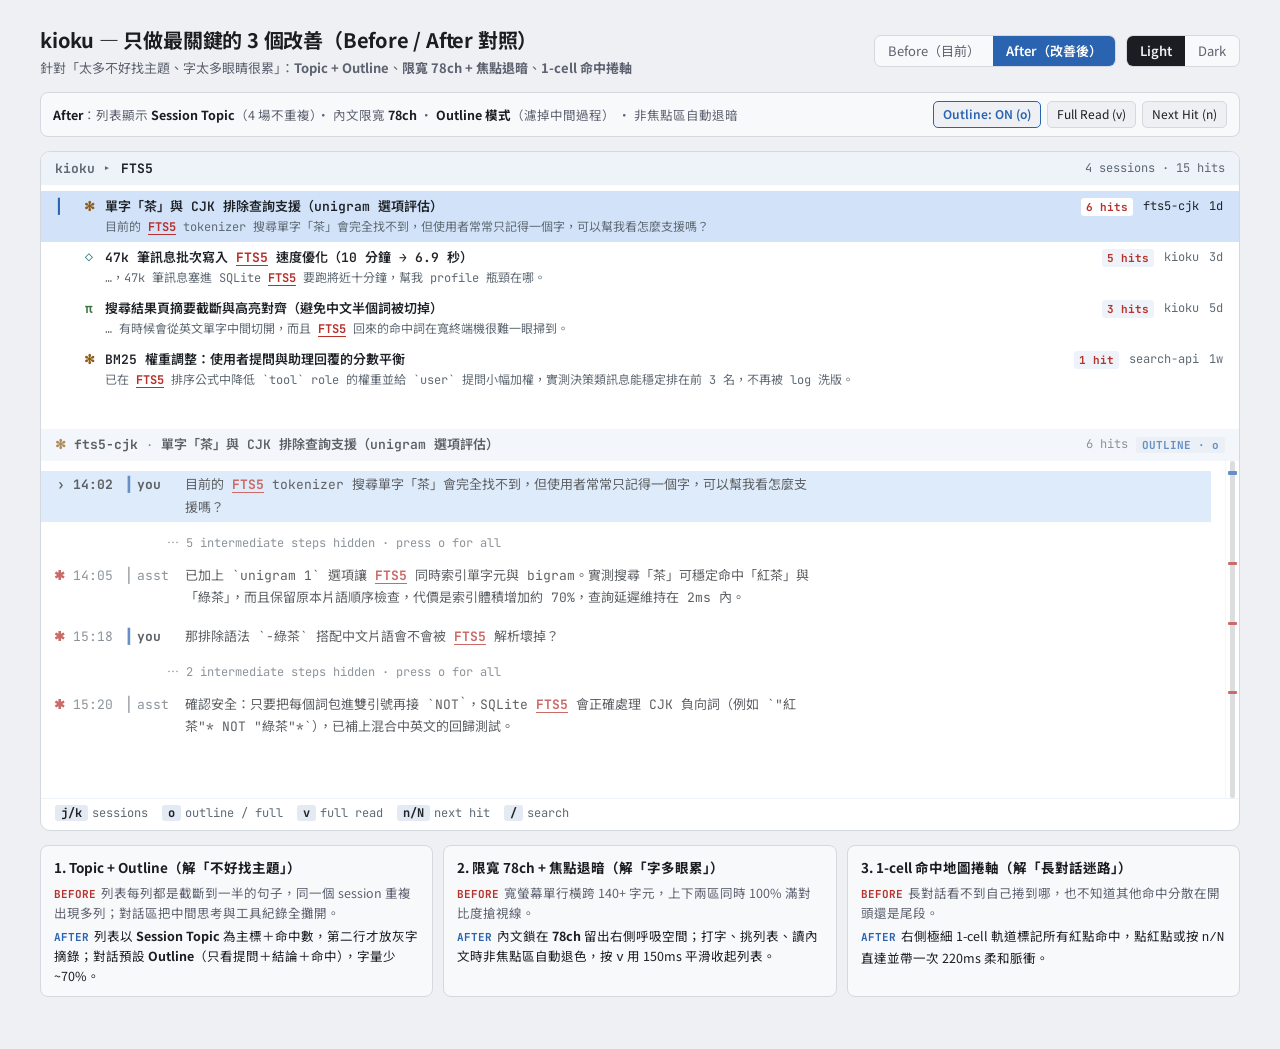
<file: mock/focus.html>
<!doctype html>
<html lang="zh-Hant">
<head>
<meta charset="utf-8">
<meta name="viewport" content="width=device-width,initial-scale=1">
<title>kioku — Before / After（好找主題・減輕閱讀疲勞）</title>
<link rel="stylesheet" href="https://fonts.googleapis.com/css2?family=JetBrains+Mono:wght@400;600;700&family=Noto+Sans+TC:wght@400;500;700&display=swap">
<style>
:root{
  --bg:#eef0f3;--fg:#1b1d22;--muted:#5d6270;--line:#d4d8df;--card:#f8f9fb;
  --sans:"Noto Sans TC",system-ui,sans-serif;
  --mono:"JetBrains Mono","Noto Sans TC",ui-monospace,Menlo,monospace;
}
@media (prefers-color-scheme:dark){
  :root:not([data-theme="light"]){
    color-scheme:dark;--bg:#111216;--fg:#e6e7eb;--muted:#9a9fac;--line:#2a2d35;--card:#171920;
  }
}
:root[data-theme="dark"]{
  color-scheme:dark;--bg:#111216;--fg:#e6e7eb;--muted:#9a9fac;--line:#2a2d35;--card:#171920;
}
*{box-sizing:border-box}
body{
  margin:0;padding:24px 16px 52px;
  background:var(--bg);color:var(--fg);
  font-family:var(--sans);font-size:14.5px;line-height:1.55;
}
.wrap{max-width:1200px;margin:0 auto;display:flex;flex-direction:column;gap:14px}

.top{display:flex;flex-wrap:wrap;gap:12px 20px;align-items:center;justify-content:space-between}
.top h1{margin:0;font-size:20px;letter-spacing:-.01em}
.top p{margin:3px 0 0;color:var(--muted);font-size:13px}
.controls{display:flex;flex-wrap:wrap;gap:10px;align-items:center}

.seg{display:inline-flex;border:1px solid var(--line);border-radius:7px;overflow:hidden;background:var(--card)}
.seg button{
  font:inherit;font-size:13px;background:none;color:var(--muted);
  border:0;padding:5px 13px;cursor:pointer;transition:background .12s,color .12s;
}
.seg button[aria-pressed="true"]{background:var(--fg);color:var(--bg);font-weight:600}
.seg.primary button[aria-pressed="true"]{background:#2a64b0;color:#fff}
:root[data-theme="dark"] .seg.primary button[aria-pressed="true"]{background:#7fb0ee;color:#111318}

/* Diff summary pill bar */
.diffbar{
  display:flex;flex-wrap:wrap;gap:8px 16px;align-items:center;justify-content:space-between;
  padding:8px 12px;border:1px solid var(--line);border-radius:8px;background:var(--card);
  font-size:12.5px;color:var(--muted);
}
.diffbar .items{display:flex;flex-wrap:wrap;gap:6px 14px;align-items:center}
.diffbar b{color:var(--fg)}
.diffbar .act{display:flex;gap:6px;align-items:center}
.mini-btn{
  font:inherit;font-size:12px;color:var(--fg);background:var(--bg);
  border:1px solid var(--line);border-radius:5px;padding:3px 9px;cursor:pointer;
}
.mini-btn:hover{border-color:var(--fg)}
.mini-btn.on{border-color:#2a64b0;color:#2a64b0;font-weight:600}
:root[data-theme="dark"] .mini-btn.on{border-color:#7fb0ee;color:#7fb0ee}

/* Terminal shell — faithful to ui.go palettes */
.term{
  --tbg:#ffffff;--tfg:#1f2328;
  --hit:#b6322d;--muted:#606a74;--selbg:#d2e3f9;--hover:#f4f7fb;
  --surf:#eef3f9;--acc:#2a64b0;--key:#e3eaf3;--border:#d6dee8;
  --claude:#8d5d1c;--codex:#147175;--pi:#3b723e;
  --pulse:rgba(42,100,176,.22);

  background:var(--tbg);color:var(--tfg);
  font-family:var(--mono);font-size:13px;line-height:1.66;
  border-radius:10px;border:1px solid var(--line);
  height:min(680px,82vh);min-height:540px;
  display:flex;flex-direction:column;overflow:hidden;position:relative;
}
.term.dark{
  --tbg:#1c1d22;--tfg:#d8dce4;
  --hit:#f6857a;--muted:#95a0ab;--selbg:#293647;--hover:#222833;
  --surf:#232a35;--acc:#7fb0ee;--key:#303a49;--border:#313a47;
  --claude:#ddae6c;--codex:#76c7cc;--pi:#8fc990;
  --pulse:rgba(127,176,238,.28);
}

/* Header */
.hdr{
  background:var(--surf);
  display:flex;align-items:center;gap:8px;
  padding:5px 14px;flex:0 0 auto;
}
.hdr .brand{color:var(--muted);font-weight:700}
.hdr .arrow{color:var(--muted)}
.hdr input{
  flex:1;min-width:0;background:none;border:0;outline:0;
  color:var(--tfg);font:inherit;font-weight:700;caret-color:var(--acc);
}
.hdr .count{color:var(--muted);font-size:12px;white-space:nowrap;font-variant-numeric:tabular-nums}

/* Zone dimming in AFTER mode (bloom fx.Dim concept) */
.zone{transition:opacity .15s ease}
.term.after.focus-q .list-pane,
.term.after.focus-q .page-wrap{opacity:.44}
.term.after.focus-list .page-wrap{opacity:.72}
.term.after.focus-page .list-pane{opacity:.52}

/* List pane */
.list-pane{
  flex:0 0 auto;
  height:36%;
  overflow-y:auto;overflow-x:hidden;
  padding:6px 0;
}
.term.after .list-pane{
  transition:height .15s cubic-bezier(.22,1,.36,1), opacity .15s ease, padding .15s ease;
}
.term.full .list-pane{
  height:0!important;padding-top:0;padding-bottom:0;opacity:0;overflow:hidden;
}

/* BEFORE list rows: dense, raw mid-sentence snippets */
.row-before{
  display:grid;grid-template-columns:22px 20px 1fr 12ch 5ch;
  padding:1px 14px 1px 10px;cursor:pointer;white-space:nowrap;
}
.row-before.band{background:var(--selbg)}
.row-before .cur{text-align:center;font-weight:700}
.row-before.band .cur{color:var(--acc)}
.row-before .ag{text-align:center;font-weight:700}
.row-before .sn{overflow:hidden;text-overflow:ellipsis;padding-right:10px}
.row-before .pj{color:var(--muted);overflow:hidden;text-overflow:ellipsis;padding-right:8px}
.row-before .tm{color:var(--muted);text-align:right;font-variant-numeric:tabular-nums}
.row-before.sel .pj,.row-before.sel .tm{color:var(--tfg);font-weight:700}

/* AFTER list rows: Session Topic first + quiet matched line + hit count */
.row-after{
  display:grid;grid-template-columns:22px 20px 1fr auto;
  gap:0 6px;
  padding:5px 16px 5px 10px;
  cursor:pointer;
  border-bottom:1px solid transparent;
  transition:background .08s ease;
}
.row-after:hover:not(.band){background:var(--hover)}
.row-after.band{background:var(--selbg)}
.row-after .cur{text-align:center;font-weight:700;grid-row:span 2;align-self:start}
.row-after.band .cur{color:var(--acc)}
.row-after .ag{text-align:center;font-weight:700;grid-row:span 2;align-self:start}
.row-after .topic{
  font-weight:600;white-space:nowrap;overflow:hidden;text-overflow:ellipsis;
  color:var(--tfg);
}
.row-after .rightmeta{
  color:var(--muted);font-size:12px;white-space:nowrap;font-variant-numeric:tabular-nums;
  display:flex;align-items:center;gap:10px;
}
.row-after.sel .rightmeta{color:var(--tfg)}
.row-after .hitpill{
  font-size:11px;font-weight:700;color:var(--hit);
  padding:0 5px;border-radius:3px;background:var(--surf);
}
.row-after.band .hitpill{background:var(--tbg)}
.row-after .subsnip{
  grid-column:3 / 5;
  color:var(--muted);font-size:12px;line-height:1.45;
  white-space:nowrap;overflow:hidden;text-overflow:ellipsis;
  margin-top:1px;
}

.hh{color:var(--hit);font-weight:700;text-decoration:underline;text-underline-offset:3px}

/* Transcript container */
.page-wrap{
  flex:1;min-height:0;display:flex;flex-direction:column;overflow:hidden;
}

/* Transcript title bar */
.page-hd{
  background:var(--surf);
  display:flex;align-items:center;justify-content:space-between;gap:14px;
  padding:5px 14px;flex:0 0 auto;
}
.page-hd .left{min-width:0;display:flex;align-items:baseline;gap:8px;overflow:hidden;white-space:nowrap}
.page-hd .proj{font-weight:700}
.page-hd .topic-bar{
  color:var(--tfg);font-weight:600;overflow:hidden;text-overflow:ellipsis;
}
.page-hd .meta{color:var(--muted);font-size:12px;overflow:hidden;text-overflow:ellipsis}
.page-hd .right{
  display:flex;align-items:center;gap:8px;flex-shrink:0;
  color:var(--muted);font-size:12px;white-space:nowrap;
}
.mode-tag{
  font-size:11px;font-weight:700;padding:1px 6px;border-radius:3px;
  background:var(--key);color:var(--acc);cursor:pointer;border:0;font-family:inherit;
}

/* Transcript body + 1-cell Hit-Map rail */
.page-body-shell{
  flex:1;min-height:0;display:flex;position:relative;overflow:hidden;
}
.page{
  flex:1;min-width:0;overflow-y:auto;
  padding:10px 14px 16px 0;
}
.term.after .page{scrollbar-width:none}
.term.after .page::-webkit-scrollbar{display:none}

/* Key typography difference: BEFORE spans full width; AFTER caps reading measure at ~78ch */
.msg{
  display:grid;grid-template-columns:4ch 6ch 2ch 6ch 1fr;
  padding:2px 12px 2px 0;margin-bottom:6px;
}
.term.after .msg{
  padding:3px 16px 3px 0;margin-bottom:10px;
}
.msg .star{text-align:right;padding-right:1ch;font-weight:700}
.msg.hit .star{color:var(--hit)}
.msg.cur .star{color:var(--tfg)}
.msg .ts{color:var(--muted);font-variant-numeric:tabular-nums}
.msg .rule{color:var(--muted);text-align:center}
.msg.user .rule{color:var(--acc);font-weight:700}
.msg .role{color:var(--muted)}
.msg.user .role{color:var(--tfg);font-weight:700}
.msg.context .role,.msg.context .body{color:var(--muted)}
.msg.tool .body{color:var(--muted)}
.msg.cur{background:var(--selbg)}
.msg.cur .ts,.msg.cur .role{color:var(--tfg);font-weight:700}
.msg .body{
  white-space:pre-wrap;overflow-wrap:anywhere;
}
/* Measure cap in AFTER mode */
.term.after .msg .body{
  max-width:78ch;
  line-height:1.72;
}
.msg.pulse{animation:hit-pulse .28s ease-out}
@keyframes hit-pulse{0%{background:var(--pulse)}100%{background:var(--selbg)}}

.fold-row{
  padding:2px 0 8px 18ch;
  color:var(--muted);font-size:12px;
  cursor:pointer;
}
.term.after .fold-row:hover{color:var(--acc)}

/* 1-cell Hit-Map Rail (ONLY in AFTER mode) */
.rail{
  width:14px;flex:0 0 14px;position:relative;
  border-left:1px solid var(--surf);
  cursor:pointer;
}
.term.before .rail{display:none}
.rail .thumb{
  position:absolute;left:4px;right:4px;min-height:18px;border-radius:2px;
  background:var(--muted);opacity:.32;pointer-events:none;
}
.rail .tick{
  position:absolute;left:2px;right:2px;height:3px;border-radius:1px;
  background:var(--hit);cursor:pointer;
}
.rail .tick.cur{background:var(--acc);height:4px}

/* Footer */
.ft{
  padding:5px 14px 6px;flex:0 0 auto;
  border-top:1px solid var(--surf);
  display:flex;flex-wrap:wrap;gap:6px 14px;align-items:center;
  font-size:12px;color:var(--muted);
}
.ft kbd{
  font:inherit;font-weight:700;color:var(--tfg);
  background:var(--key);padding:0 6px;border-radius:3px;margin-right:4px;
}
.ft .kitem{cursor:pointer}
.ft .kitem:hover kbd{color:var(--acc)}

/* Summary comparison cards */
.compare{
  display:grid;grid-template-columns:repeat(3,minmax(0,1fr));gap:10px;
}
@media (max-width:820px){.compare{grid-template-columns:1fr}}
.card{
  background:var(--card);border:1px solid var(--line);border-radius:8px;
  padding:11px 13px;font-size:13px;
}
.card h3{margin:0 0 5px;font-size:13.5px}
.card .b{color:var(--muted);font-size:12.5px;margin-bottom:4px}
.card .a{color:var(--fg);font-size:12.5px}
.card .lbl-b{color:#b6322d;font-weight:700;font-family:var(--mono);font-size:11px;margin-right:5px}
.card .lbl-a{color:#2a64b0;font-weight:700;font-family:var(--mono);font-size:11px;margin-right:5px}
:root[data-theme="dark"] .card .lbl-b{color:#f6857a}
:root[data-theme="dark"] .card .lbl-a{color:#7fb0ee}
</style>
</head>
<body>
<div class="wrap">
  <div class="top">
    <div>
      <h1>kioku — 只做最關鍵的 3 個改善（Before / After 對照）</h1>
      <p>針對「太多不好找主題、字太多眼睛很累」：<strong>Topic + Outline</strong>、<strong>限寬 78ch + 焦點退暗</strong>、<strong>1-cell 命中捲軸</strong></p>
    </div>
    <div class="controls">
      <div class="seg primary" role="group" aria-label="Before or After">
        <button id="m-before" aria-pressed="false">Before（目前）</button>
        <button id="m-after" aria-pressed="true">After（改善後）</button>
      </div>
      <div class="seg" role="group" aria-label="Theme">
        <button id="tl" aria-pressed="false">Light</button>
        <button id="td" aria-pressed="false">Dark</button>
      </div>
    </div>
  </div>

  <div class="diffbar">
    <div class="items" id="diff-desc"></div>
    <div class="act">
      <button class="mini-btn" id="btn-outline" title="切換 Outline / Full (o)">Outline: ON (o)</button>
      <button class="mini-btn" id="btn-full" title="全螢幕閱讀 (v)">Full Read (v)</button>
      <button class="mini-btn" id="btn-jump" title="下一個命中 (n)">Next Hit (n)</button>
    </div>
  </div>

  <div class="term after focus-list" id="term">
    <div class="hdr">
      <span class="brand">kioku</span>
      <span class="arrow">▸</span>
      <input id="q" value="FTS5" autocomplete="off" spellcheck="false" aria-label="Search">
      <span class="count" id="count"></span>
    </div>

    <div class="zone list-pane" id="list-pane"></div>

    <div class="zone page-wrap" id="page-wrap">
      <div class="page-hd">
        <div class="left" id="hd-left"></div>
        <div class="right" id="hd-right"></div>
      </div>
      <div class="page-body-shell">
        <div class="page" id="page"></div>
        <div class="rail" id="rail" title="紅點為命中位置，點擊直達">
          <div class="thumb" id="thumb"></div>
        </div>
      </div>
    </div>

    <div class="ft" id="ft"></div>
  </div>

  <div class="compare">
    <div class="card">
      <h3>1. Topic + Outline（解「不好找主題」）</h3>
      <div class="b"><span class="lbl-b">BEFORE</span>列表每列都是截斷到一半的句子，同一個 session 重複出現多列；對話區把中間思考與工具紀錄全攤開。</div>
      <div class="a"><span class="lbl-a">AFTER</span>列表以 <b>Session Topic</b> 為主標＋命中數，第二行才放灰字摘錄；對話預設 <b>Outline</b>（只看提問＋結論＋命中），字量少 ~70%。</div>
    </div>
    <div class="card">
      <h3>2. 限寬 78ch + 焦點退暗（解「字多眼累」）</h3>
      <div class="b"><span class="lbl-b">BEFORE</span>寬螢幕單行橫跨 140+ 字元，上下兩區同時 100% 滿對比度搶視線。</div>
      <div class="a"><span class="lbl-a">AFTER</span>內文鎖在 <b>78ch</b> 留出右側呼吸空間；打字、挑列表、讀內文時非焦點區自動退色，按 <code>v</code> 用 150ms 平滑收起列表。</div>
    </div>
    <div class="card">
      <h3>3. 1-cell 命中地圖捲軸（解「長對話迷路」）</h3>
      <div class="b"><span class="lbl-b">BEFORE</span>長對話看不到自己捲到哪，也不知道其他命中分散在開頭還是尾段。</div>
      <div class="a"><span class="lbl-a">AFTER</span>右側極細 1-cell 軌道標記所有紅點命中，點紅點或按 <code>n/N</code> 直達並帶一次 220ms 柔和脈衝。</div>
    </div>
  </div>
</div>

<script>
const AGENTS = {
  claude: { mark: "✻", color: "var(--claude)" },
  codex:  { mark: "◇", color: "var(--codex)" },
  pi:     { mark: "π", color: "var(--pi)" },
};

// Realistic dense sessions (intermediate narration + tool noise + long replies)
const SESSIONS = [
  {
    h:"claude", proj:"fts5-cjk", cwd:"~/code/fts5-cjk", date:"2026-11-18", age:"1d",
    topic:"單字「茶」與 CJK 排除查詢支援（unigram 選項評估）",
    m:[
      {ts:"14:02", role:"user", final:true,  text:"目前的 FTS5 tokenizer 搜尋單字「茶」會完全找不到，但使用者常常只記得一個字，可以幫我看怎麼支援嗎？"},
      {ts:"14:02", role:"asst", final:false, text:"我先檢查 cjk.c 的分詞邏輯與目前 bigram 切法，看看單字索引要在 tokenize 階段還是 query 階段處理。"},
      {ts:"14:03", role:"tool", final:false, text:"read_file cjk.c (lines 1-240) · found xTokenize bigram loop"},
      {ts:"14:03", role:"asst", final:false, text:"看到問題了：xTokenize 遇到連續 CJK 字元時只吐出 2-gram（例如「紅茶」只產出「紅茶」），長度為 1 的查詢在 FTS5 MATCH 裡沒有任何對應 token。"},
      {ts:"14:04", role:"tool", final:false, text:"edit_file cjk.c · add unigram=1 tokenizer parameter"},
      {ts:"14:05", role:"tool", final:false, text:"make test · ok 42/42 (0.118s)"},
      {ts:"14:05", role:"asst", final:true,  text:"已加上 `unigram 1` 選項讓 FTS5 同時索引單字元與 bigram。實測搜尋「茶」可穩定命中「紅茶」與「綠茶」，而且保留原本片語順序檢查，代價是索引體積增加約 70%，查詢延遲維持在 2ms 內。"},
      {ts:"15:18", role:"user", final:true,  text:"那排除語法 `-綠茶` 搭配中文片語會不會被 FTS5 解析壞掉？"},
      {ts:"15:18", role:"asst", final:false, text:"我檢查一下 query.go 的 toFTS() 怎麼把負向詞轉成 SQLite FTS5 的 NOT 子句。"},
      {ts:"15:19", role:"tool", final:false, text:"grep -n 'toFTS' query.go && go test -run TestNegation ./..."},
      {ts:"15:20", role:"asst", final:true,  text:"確認安全：只要把每個詞包進雙引號再接 `NOT`，SQLite FTS5 會正確處理 CJK 負向詞（例如 `\"紅茶\"* NOT \"綠茶\"*`），已補上混合中英文的回歸測試。"},
    ]
  },
  {
    h:"codex", proj:"kioku", cwd:"~/code/kioku", date:"2026-11-16", age:"3d",
    topic:"47k 筆訊息批次寫入 FTS5 速度優化（10 分鐘 → 6.9 秒）",
    m:[
      {ts:"09:12", role:"user", final:true,  text:"重新同步全部歷史紀錄時，47k 筆訊息塞進 SQLite FTS5 要跑將近十分鐘，幫我 profile 瓶頸在哪。"},
      {ts:"09:13", role:"asst", final:false, text:"我先跑一次 sync benchmark 並量測每階段耗時（JSONL 解析 vs SQLite insert vs FTS5 rebuild）。"},
      {ts:"09:14", role:"tool", final:false, text:"go test -bench=BenchmarkSync -cpuprofile=cpu.out ./..."},
      {ts:"09:16", role:"asst", final:false, text:"找到主因了：每寫入一則訊息就開關一次 implicit transaction，加上 FTS5 預設直接存 content 造成雙倍寫入放大。"},
      {ts:"09:18", role:"tool", final:false, text:"edit_file index.go · external-content FTS5 + single tx per session batch"},
      {ts:"09:20", role:"asst", final:true,  text:"改為 external-content FTS5 table 搭配 trigger，並將每次同步包進單一 transaction 與 WAL 模式後，47k 筆訊息全量建索引從 10 分鐘降到 6.9 秒，增量同步都在 40ms 內完成。"},
    ]
  },
  {
    h:"pi", proj:"kioku", cwd:"~/code/kioku", date:"2026-11-14", age:"5d",
    topic:"搜尋結果頁摘要截斷與高亮對齊（避免中文半個詞被切掉）",
    m:[
      {ts:"20:10", role:"user", final:true,  text:"搜尋結果的 snippet 有時候會從英文單字中間切開，而且 FTS5 回來的命中詞在寬終端機很難一眼掃到。"},
      {ts:"20:11", role:"asst", final:false, text:"我先讀 ui_text.go 和 query.go，看看目前是用 SQLite FTS5 的 snippet() 還是自己在 Go 端做視窗裁切。"},
      {ts:"20:12", role:"tool", final:false, text:"read_file ui_text.go · inspect tidySnippet & positions()"},
      {ts:"20:14", role:"asst", final:true,  text:"已修正視窗起點對齊：拉丁單字會自動往後對齊到空白邊界，CJK 則直接以字元邊界開始，並以 rune 寬度（uniseg grapheme）計算高亮區間，避免 FTS5 命中標記偏移。"},
    ]
  },
  {
    h:"claude", proj:"search-api", cwd:"~/code/search-api", date:"2026-11-10", age:"1w",
    topic:"BM25 權重調整：使用者提問與助理回覆的分數平衡",
    m:[
      {ts:"11:02", role:"user", final:true,  text:"長篇 tool output 常常把關鍵字衝到 BM25 第一名，反而把我們真正討論的決策壓到後面。"},
      {ts:"11:03", role:"asst", final:false, text:"檢查 query.go 的 SQL 排序公式，看 bm25(messages_fts) 怎麼跟 role / timestamp 結合。"},
      {ts:"11:04", role:"tool", final:false, text:"read_file query.go · inspect bm25 ordering"},
      {ts:"11:06", role:"asst", final:true,  text:"已在 FTS5 排序公式中降低 `tool` role 的權重並給 `user` 提問小幅加權，實測決策類訊息能穩定排在前 3 名，不再被 log 洗版。"},
    ]
  },
];

const $ = id => document.getElementById(id);
const esc = s => s.replace(/[&<>"]/g, c => ({"&":"&amp;","<":"&lt;",">":"&gt;",'"':"&quot;"}[c]));
const reE = s => s.replace(/[.*+?^${}()|[\]\\]/g, "\\$&");
const CJK = /[\u3040-\u30ff\u3400-\u9fff\uac00-\ud7af]/;

let state = {
  mode: "after",     // "before" | "after"
  focus: "list",     // "q" | "list" | "page"
  outline: true,     // only applies in "after"
  full: false,
  sel: 0,
  cursor: null,
  pulseKey: null,
  rowsBefore: [],    // message-level rows (duplicate sessions!)
  rowsAfter: [],     // session-grouped topic rows
};

function terms(q){
  return q.trim().split(/\s+/).filter(Boolean).map(w => w.toLowerCase());
}
function spans(text, w){
  const out = [];
  if(!w) return out;
  const re = CJK.test(w[0]) ? new RegExp(reE(w), "gi") : new RegExp(reE(w), "gi");
  for(const m of text.matchAll(re)) out.push([m.index, m[0].length]);
  return out;
}
function hasAll(text, ts){ return !ts.length || ts.every(w => spans(text, w).length > 0); }
function paint(text, ts){
  if(!ts.length) return esc(text);
  const hit = new Array(text.length).fill(false);
  ts.forEach(w => spans(text, w).forEach(([i,n]) => { for(let k=i;k<i+n;k++) hit[k] = true; }));
  let out = "", k = 0;
  while(k < text.length){
    let j = k;
    while(j < text.length && hit[j] === hit[k]) j++;
    const seg = esc(text.slice(k, j));
    out += hit[k] ? `<span class="hh">${seg}</span>` : seg;
    k = j;
  }
  return out;
}
function clipAround(text, ts){
  const t = text.replace(/\n/g, " ");
  const f = ts.length ? spans(t, ts[0])[0] : null;
  const start = f && f[0] > 18 ? f[0] - 18 : 0;
  return (start ? "…" : "") + t.slice(start);
}

function search(){
  const ts = terms($("q").value);
  const rb = [], ra = [];
  SESSIONS.forEach((s, si) => {
    const matched = [];
    s.m.forEach((m, mi) => {
      if(hasAll(m.text, ts)) matched.push(mi);
    });
    if(matched.length){
      matched.forEach(mi => rb.push({ si, mi }));
      // Pick best representative hit (prefer final/user over intermediate tool)
      const best = matched.find(mi => s.m[mi].final) ?? matched[0];
      ra.push({ si, mi: best, hitCount: matched.length, allHits: matched });
    }
  });
  state.rowsBefore = rb;
  state.rowsAfter = ra;
  const list = activeRows();
  if(state.sel >= list.length) state.sel = Math.max(0, list.length - 1);
  state.cursor = list[state.sel] ? list[state.sel].mi : null;
  render();
}

function activeRows(){ return state.mode === "after" ? state.rowsAfter : state.rowsBefore; }

function render(){
  const ts = terms($("q").value);
  const isAfter = state.mode === "after";
  const rows = activeRows();

  $("term").classList.toggle("after", isAfter);
  $("term").classList.toggle("before", !isAfter);
  $("term").classList.toggle("full", state.full);
  $("term").classList.remove("focus-q", "focus-list", "focus-page");
  $("term").classList.add("focus-" + state.focus);

  $("m-before").setAttribute("aria-pressed", !isAfter);
  $("m-after").setAttribute("aria-pressed", isAfter);

  $("btn-outline").disabled = !isAfter;
  $("btn-outline").style.opacity = isAfter ? "1" : ".4";
  $("btn-outline").textContent = `Outline: ${state.outline ? "ON" : "OFF"} (o)`;
  $("btn-outline").classList.toggle("on", isAfter && state.outline);
  $("btn-full").classList.toggle("on", state.full);

  $("diff-desc").innerHTML = isAfter
    ? `<span><b>After</b>：列表顯示 <b>Session Topic</b>（${rows.length} 場不重複）· 內文限寬 <b>78ch</b> · ${state.outline ? "<b>Outline 模式</b>（濾掉中間過程）" : "完整對話"} · 非焦點區自動退暗</span>`
    : `<span><b>Before（目前行為）</b>：列表展開全部 <b>${rows.length} 則零散訊息</b>（同 session 重複出現）· 內文撐滿整排寬度 · 上下兩區同時 100% 滿亮度</span>`;

  $("count").textContent = isAfter
    ? `${state.rowsAfter.length} sessions · ${state.rowsBefore.length} hits`
    : `${state.rowsBefore.length} messages · ${state.rowsAfter.length} sessions`;

  // Render list
  if(!rows.length){
    $("list-pane").innerHTML = `<div style="padding:10px 16px;color:var(--muted)">找不到符合的訊息。</div>`;
  } else if(!isAfter){
    $("list-pane").innerHTML = rows.map((r, i) => {
      const s = SESSIONS[r.si];
      const sel = i === state.sel;
      const band = sel && state.focus !== "q";
      const cur = sel ? (band ? "▎" : "›") : "";
      return `<div class="row-before ${sel?"sel":""} ${band?"band":""}" data-i="${i}">
        <span class="cur">${cur}</span>
        <span class="ag" style="color:${AGENTS[s.h].color}">${AGENTS[s.h].mark}</span>
        <span class="sn">${paint(clipAround(s.m[r.mi].text, ts), ts)}</span>
        <span class="pj">${esc(s.proj)}</span>
        <span class="tm">${s.age}</span>
      </div>`;
    }).join("");
  } else {
    $("list-pane").innerHTML = rows.map((r, i) => {
      const s = SESSIONS[r.si];
      const sel = i === state.sel;
      const band = sel && state.focus !== "q";
      const cur = sel ? (band ? "▎" : "›") : "";
      return `<div class="row-after ${sel?"sel":""} ${band?"band":""}" data-i="${i}">
        <span class="cur">${cur}</span>
        <span class="ag" style="color:${AGENTS[s.h].color}">${AGENTS[s.h].mark}</span>
        <span class="topic">${paint(s.topic, ts)}</span>
        <span class="rightmeta">
          <span class="hitpill">${r.hitCount} ${r.hitCount===1?"hit":"hits"}</span>
          <span>${esc(s.proj)}</span>
          <span>${s.age}</span>
        </span>
        <span class="subsnip">${paint(clipAround(s.m[r.mi].text, ts), ts)}</span>
      </div>`;
    }).join("");
  }
  document.querySelector(".list-pane .sel")?.scrollIntoView({block:"nearest"});

  renderPage(ts);
  renderFooter();
}

function renderPage(ts){
  const isAfter = state.mode === "after";
  const rows = activeRows();
  const r = rows[state.sel];
  if(!r){
    $("hd-left").innerHTML = ""; $("hd-right").innerHTML = ""; $("page").innerHTML = "";
    return;
  }
  const s = SESSIONS[r.si];
  if(state.cursor === null) state.cursor = r.mi;
  const isHit = i => ts.length > 0 && hasAll(s.m[i].text, ts);
  const hits = s.m.map((_, i) => i).filter(isHit);

  // Header
  if(isAfter){
    $("hd-left").innerHTML =
      `<span style="color:${AGENTS[s.h].color};font-weight:700">${AGENTS[s.h].mark}</span>` +
      `<span class="proj">${esc(s.proj)}</span>` +
      `<span class="meta">·</span>` +
      `<span class="topic-bar">${esc(s.topic)}</span>`;
    $("hd-right").innerHTML =
      `<span>${hits.length} hits</span>` +
      `<button class="mode-tag" id="hd-outline">${state.outline ? "OUTLINE · o" : "ALL STEPS · o"}</button>`;
  } else {
    $("hd-left").innerHTML =
      `<span style="color:${AGENTS[s.h].color};font-weight:700">${AGENTS[s.h].mark}</span>` +
      `<span class="proj">${esc(s.proj)}</span>` +
      `<span class="meta">${s.h}  ${s.date}  ${esc(s.cwd)}</span>`;
    $("hd-right").innerHTML = `<span>result ${state.sel+1} of ${rows.length} · ${hits.length} hits here</span>`;
  }

  // Filter visible messages
  const visible = [];
  let hiddenRun = 0;
  let html = "";

  s.m.forEach((m, i) => {
    const hit = isHit(i);
    const cur = i === state.cursor;
    // In AFTER + Outline: keep user prompts + final answers + current cursor (hides intermediate narration & tool noise!)
    // In BEFORE: show everything (matches current full/context dump feel)
    const show = !isAfter || !state.outline || m.final || cur;
    if(!show){ hiddenRun++; return; }
    if(hiddenRun > 0){
      html += `<div class="fold-row" data-expand-outline="1">⋯ ${hiddenRun} intermediate steps hidden · press o for all</div>`;
      hiddenRun = 0;
    }
    const who = m.role === "user" ? "you" : m.role;
    const star = cur ? "›" : (hit ? "✱" : "");
    const rule = m.role === "user" ? "┃" : "│";
    const ctx = ts.length && !hit && !cur && isAfter && !state.outline;
    const key = `${r.si}:${i}`;
    const pulse = isAfter && state.pulseKey === key;

    visible.push({ mi: i, hit, cur });
    html += `<div class="msg ${m.role} ${hit?"hit":""} ${cur?"cur":""} ${ctx?"context":""} ${pulse?"pulse":""}" data-mi="${i}">
      <span class="star">${star}</span>
      <span class="ts">${m.ts}</span>
      <span class="rule">${rule}</span>
      <span class="role">${who}</span>
      <div class="body">${paint(m.text, ts)}</div>
    </div>`;
  });
  if(hiddenRun > 0){
    html += `<div class="fold-row" data-expand-outline="1">⋯ ${hiddenRun} intermediate steps hidden · press o for all</div>`;
  }

  $("page").innerHTML = html;
  state.pulseKey = null;

  $("page").querySelector(".msg.cur")?.scrollIntoView({block:"nearest", behavior: isAfter ? "smooth" : "auto"});
  requestAnimationFrame(() => renderRail(visible));
}

function renderRail(visible){
  const rail = $("rail");
  rail.querySelectorAll(".tick").forEach(el => el.remove());
  if(state.mode !== "after") return;
  const page = $("page");
  const sh = Math.max(1, page.scrollHeight);

  visible.forEach(v => {
    if(!v.hit && !v.cur) return;
    const el = page.querySelector(`.msg[data-mi="${v.mi}"]`);
    if(!el) return;
    const pct = Math.min(96, Math.max(2, (el.offsetTop / sh) * 100));
    const tick = document.createElement("div");
    tick.className = "tick" + (v.cur ? " cur" : "");
    tick.style.top = pct + "%";
    tick.addEventListener("click", e => {
      e.stopPropagation();
      const r = activeRows()[state.sel];
      if(!r) return;
      state.focus = "page";
      state.cursor = v.mi;
      state.pulseKey = `${r.si}:${v.mi}`;
      render();
    });
    rail.appendChild(tick);
  });
  updateThumb();
}

function updateThumb(){
  const page = $("page"), thumb = $("thumb"), h = $("rail").clientHeight;
  const sh = page.scrollHeight, ch = page.clientHeight;
  if(sh <= ch + 2){ thumb.style.height = "100%"; thumb.style.top = "0"; return; }
  const th = Math.max(20, (ch / sh) * h);
  thumb.style.height = th + "px";
  thumb.style.top = ((page.scrollTop / (sh - ch)) * (h - th)) + "px";
}

function renderFooter(){
  const pairs = state.mode === "after"
    ? [["j/k","sessions",""], ["o","outline / full","outline"], ["v","full read","full"], ["n/N","next hit","jump"], ["/","search","search"]]
    : [["j/k","messages",""], ["v","full","full"], ["n/N","next hit","jump"], ["/","search","search"]];
  $("ft").innerHTML = pairs.map(([k,l,act]) =>
    `<span class="kitem" data-act="${act}"><kbd>${k}</kbd>${l}</span>`
  ).join("");
}

function jumpHit(next = true){
  const rows = activeRows();
  const r = rows[state.sel];
  if(!r) return;
  const ts = terms($("q").value);
  const s = SESSIONS[r.si];
  const hits = s.m.map((m, i) => ({m, i}))
    .filter(({m}) => (!state.outline || state.mode === "before" || m.final) && hasAll(m.text, ts))
    .map(x => x.i);
  if(!hits.length) return;
  const at = hits.indexOf(state.cursor);
  state.cursor = hits[(at + (next ? 1 : hits.length - 1) + hits.length) % hits.length];
  state.focus = "page";
  state.pulseKey = `${r.si}:${state.cursor}`;
  render();
}

/* Events */
$("m-before").onclick = () => { state.mode = "before"; state.sel = 0; state.cursor = activeRows()[0]?.mi ?? null; render(); };
$("m-after").onclick  = () => { state.mode = "after";  state.sel = 0; state.cursor = activeRows()[0]?.mi ?? null; render(); };

$("btn-outline").onclick = () => { if(state.mode === "after"){ state.outline = !state.outline; render(); } };
$("btn-full").onclick    = () => { state.full = !state.full; if(state.full) state.focus = "page"; render(); };
$("btn-jump").onclick    = () => jumpHit(true);

$("q").addEventListener("input", () => { state.sel = 0; search(); });
$("q").addEventListener("focus", () => { state.focus = "q"; render(); });

$("list-pane").addEventListener("click", e => {
  const row = e.target.closest("[data-i]");
  if(!row) return;
  state.sel = +row.dataset.i;
  state.focus = "list";
  state.cursor = activeRows()[state.sel].mi;
  $("q").blur();
  render();
});

$("page-wrap").addEventListener("click", e => {
  if(e.target.closest("#hd-outline")){ state.outline = !state.outline; render(); return; }
  if(e.target.closest("[data-expand-outline]")){ state.outline = false; state.focus = "page"; render(); return; }
  const msg = e.target.closest(".msg[data-mi]");
  state.focus = "page";
  $("q").blur();
  if(msg) state.cursor = +msg.dataset.mi;
  render();
});

$("ft").addEventListener("click", e => {
  const act = e.target.closest("[data-act]")?.dataset.act;
  if(act === "outline" && state.mode === "after"){ state.outline = !state.outline; render(); }
  else if(act === "full"){ state.full = !state.full; render(); }
  else if(act === "jump") jumpHit(true);
  else if(act === "search"){ state.focus = "q"; $("q").focus(); render(); }
});

$("page").addEventListener("scroll", updateThumb);

document.addEventListener("keydown", e => {
  const inQ = document.activeElement === $("q");
  if(inQ){
    if(e.key === "ArrowDown" || e.key === "Escape"){ state.focus = "list"; $("q").blur(); render(); e.preventDefault(); }
    return;
  }
  const rows = activeRows();
  if(e.key === "j" || e.key === "ArrowDown"){
    if(state.sel + 1 < rows.length){ state.sel++; state.cursor = rows[state.sel].mi; state.focus = "list"; render(); }
    e.preventDefault();
  } else if(e.key === "k" || e.key === "ArrowUp"){
    if(state.sel === 0){ state.focus = "q"; $("q").focus(); render(); }
    else { state.sel--; state.cursor = rows[state.sel].mi; state.focus = "list"; render(); }
    e.preventDefault();
  } else if(e.key === "/"){ state.focus = "q"; $("q").focus(); render(); e.preventDefault(); }
  else if(e.key === "o" && state.mode === "after"){ state.outline = !state.outline; render(); e.preventDefault(); }
  else if(e.key === "v"){ state.full = !state.full; if(state.full) state.focus = "page"; render(); e.preventDefault(); }
  else if(e.key === "n"){ jumpHit(true); e.preventDefault(); }
  else if(e.key === "N"){ jumpHit(false); e.preventDefault(); }
});

function setTheme(t){
  document.documentElement.dataset.theme = t;
  $("term").classList.toggle("dark", t === "dark");
  $("tl").setAttribute("aria-pressed", t === "light");
  $("td").setAttribute("aria-pressed", t === "dark");
}
$("tl").onclick = () => setTheme("light");
$("td").onclick = () => setTheme("dark");
setTheme(matchMedia("(prefers-color-scheme: dark)").matches ? "dark" : "light");

window.addEventListener("resize", updateThumb);
search();
</script>
</body>
</html>
</file>
<file: desktop/web/style.css>
/* Hallmark · shape: app screen · genre: modern-minimal · theme: Rim, softened to rounded floating panels (deal 1/3, seed kioku-desktop-app-search-76c8·6a853df5·2026-11-20·r0)
 * nav: top bar with the search field in it · signature: the tape, a session drawn as its messages with every match lit, the same tape standing as the transcript's scroll bar
 * axes: dark/grotesk-sans/warm · posture: committed · contrast: pass · v2.0.0 · rim: night */
/* Hallmark · pre-emit critique: P4 H4 E4 S4 R4 V3 · weakest: V, the transcript pane is plain text on paper; kept plain on purpose, the transcript is the content and only the tape carries the identity */
/* kioku desktop tokens. The only place a colour, face, size or radius is declared.
   Components read these; no literal value appears past this block. See /DESIGN.md. */
:root {
  color-scheme: dark;

  /* Paper: three layers, darkest at the back. Window < panel < lifted. */
  --color-paper-3: oklch(6.5% 0.007 75);   /* window background, sunken wells */
  --color-paper:   oklch(9% 0.008 75);     /* panels, inputs */
  --color-paper-2: oklch(12.5% 0.009 75);  /* hover, selected row, chips, hit message */

  /* Ink */
  --color-ink:     oklch(94% 0.010 80);    /* the user's own words, titles, values */
  --color-ink-2:   oklch(84% 0.011 80);    /* body text, agent replies, labels you read */
  --color-muted:   oklch(68% 0.012 80);    /* meta, captions, times; the lowest text colour */
  --color-muted-2: oklch(50% 0.010 80);    /* NON-TEXT only: unmatched ticks, axis lines */

  /* Lines */
  --color-rule:    oklch(25% 0.010 78);    /* control borders, dividers that must be seen */
  --color-rule-2:  oklch(16% 0.009 78);    /* panel borders, quiet dividers */

  /* Signals: two, each with one job */
  --color-accent:     oklch(72% 0.17 45);  /* orange: the primary action and the current selection */
  --color-accent-ink: oklch(10% 0.02 45);  /* text on an orange fill */
  --color-focus:      oklch(78% 0.15 45);  /* focus ring; also the primary button's hover fill */
  --color-accent-2:   oklch(74% 0.12 250); /* blue: a match, and the date range */
  --color-error:      oklch(72% 0.15 27);

  /* Type */
  --font-body:    "Switzer", ui-sans-serif, system-ui, sans-serif;
  --font-display: var(--font-body);
  --font-outlier: "Geist Mono", ui-monospace, monospace;   /* times, counts, commands, key caps only */
  --display-weight: 500;
  --tracking-display: -0.03em;             /* Latin headings only; CJK takes 0 */
  --text-xs: 0.75rem;     /* 12  meta, captions, key caps */
  --text-sm: 0.875rem;    /* 14  app body: results, transcript, buttons */
  --text-md: 1rem;        /* 16  the search field */
  --text-lg: 1.2rem;      /* 19  wordmark, state headings */
  --text-xl: 1.44rem;     /* 23  session title */

  /* Space: a 4px scale, plus 2px for hairline nudges */
  --space-3xs: 2px; --space-2xs: 4px; --space-xs: 8px; --space-sm: 12px;
  --space-md: 16px; --space-lg: 24px; --space-xl: 40px;

  /* Radius, by role */
  --radius-card:    14px;    /* panels, error box */
  --radius-control: 10px;    /* buttons, fields, rows, command bar, hit message */
  --radius-pill:    999px;   /* filter select, chips, transport, fold row */
  --radius-mark:    4px;     /* highlighted match */
  --rule-hair: 1px;
  --shadow-card: none;       /* depth is lightness, never a shadow */

  /* Sizes */
  --size-field:     40px;    /* top bar: search field, filter selects */
  --size-button:    36px;    /* buttons, transport */
  --size-button-sm: 28px;    /* Copy, transport arrows */
  --size-list:      440px;   /* results panel at full width */
  --size-label:     72px;    /* transcript: who and time column */
  --size-map:       56px;    /* transcript: session map column */
  --size-tape:      22px;    /* result row: tape height */
  --measure-thread: 84ch;    /* transcript line length */

  /* Motion: state only, never decoration */
  --ease-out: cubic-bezier(0.16, 1, 0.3, 1);
  --ease-in-out: cubic-bezier(0.65, 0, 0.35, 1);
  --dur-micro: 120ms;        /* hover, press */
  --dur-short: 220ms;        /* state change */

  /* Layers */
  --z-raised: 10; --z-dropdown: 100;
}

/* kioku components: every colour and face comes from tokens.css */
*,*::before,*::after{box-sizing:border-box}
body{margin:0;color:var(--color-ink);font-family:var(--font-body);line-height:1.55;-webkit-font-smoothing:antialiased;caret-color:var(--color-accent)}
button,input,select{font:inherit}
h1,h2{margin:0;font-weight:var(--display-weight);letter-spacing:var(--tracking-display);line-height:1.05}
.visually-hidden{position:absolute;width:1px;height:1px;overflow:hidden;clip-path:inset(50%);white-space:nowrap}
:focus-visible{outline:2px solid var(--color-focus);outline-offset:2px}
svg{display:block}
@media (prefers-reduced-motion:reduce){*,*::before,*::after{animation-duration:.01ms !important;animation-iteration-count:1 !important;transition-duration:.01ms !important;scroll-behavior:auto !important}}
.mono{font-family:var(--font-outlier);font-variant-numeric:tabular-nums}
small,.meta{font-size:var(--text-xs);color:var(--color-muted)}
button,select,input{color:var(--color-ink);border-radius:0}

/* top bar (.bar) */
.bar{display:grid;grid-template-columns:auto minmax(0,1fr) auto;align-items:center;gap:var(--space-lg);padding:var(--space-sm) var(--space-lg);border-bottom:var(--rule-hair) solid var(--color-rule);background:var(--color-paper)}
.word{font-weight:500;font-size:var(--text-lg);letter-spacing:-0.03em}
.q{display:flex;align-items:center;gap:var(--space-xs);height:40px;padding:0 var(--space-sm);border:var(--rule-hair) solid var(--color-muted);background:var(--color-paper);outline:2px solid transparent;outline-offset:-3px}
.q:hover{background:var(--color-paper-2)}
.q:focus-within{outline-color:var(--color-focus);border-color:var(--color-ink-2)}
.q input{flex:1;min-width:0;height:100%;border:0;background:none;font-size:var(--text-md);outline:0}
.q input::placeholder{color:var(--color-muted)}
.q kbd{font-family:var(--font-outlier);font-size:var(--text-xs);color:var(--color-muted);border:var(--rule-hair) solid var(--color-rule);padding:0 var(--space-xs)}
.filters{display:flex;gap:var(--space-xs)}
.sel{position:relative;display:block}
.sel select{appearance:none;height:40px;padding:0 var(--space-lg) 0 var(--space-sm);border:var(--rule-hair) solid var(--color-rule);background:var(--color-paper);outline:2px solid transparent;outline-offset:-3px;cursor:pointer}
.sel select:hover{background:var(--color-paper-2)}
.sel select:focus-visible{outline-color:var(--color-focus)}
.sel::after{content:"";position:absolute;right:var(--space-sm);top:50%;width:5px;height:5px;margin-top:calc(-1 * var(--space-2xs));border:solid var(--color-muted);border-width:0 1px 1px 0;transform:rotate(45deg);pointer-events:none}

/* body */
.app{display:grid;grid-template-columns:440px minmax(0,1fr);min-height:0}
.list{border-right:var(--rule-hair) solid var(--color-rule);display:flex;flex-direction:column;min-height:0;overflow:auto}
.axiswrap{padding:var(--space-md) var(--space-md) var(--space-xs);border-bottom:var(--rule-hair) solid var(--color-rule)}
.axishead{display:flex;justify-content:space-between;align-items:baseline;margin-bottom:var(--space-xs)}
.axishead b{font-weight:500;font-size:var(--text-sm)}
.axis{max-width:420px}
.axis .base,.axis .tick{stroke:var(--color-muted-2);stroke-width:1}
.axis .pin{stroke:var(--color-ink-2);stroke-width:1}
.axis .pin.on{stroke:var(--color-accent);stroke-width:2}
.axis .win{fill:var(--color-accent-2);opacity:.9}
.axis .lbl{font-family:var(--font-outlier);font-size:10px;fill:var(--color-muted)}
.rows{list-style:none;margin:0;padding:0}
.row{display:block;width:100%;text-align:left;padding:var(--space-sm) var(--space-md) var(--space-sm) var(--space-lg);border:0;border-bottom:var(--rule-hair) solid var(--color-rule-2);background:none;cursor:pointer;position:relative}
.row:hover{background:var(--color-paper-2)}
.row:focus-visible{outline-offset:-2px}
.row[aria-selected="true"]{background:var(--color-paper-3)}
.row[aria-selected="true"]::before{content:"";position:absolute;left:var(--space-sm);top:19px;width:6px;height:6px;background:var(--color-accent)}
.row .top{display:flex;justify-content:space-between;gap:var(--space-sm);font-size:var(--text-xs);color:var(--color-muted)}
.row .who{color:var(--color-ink-2);font-weight:500}
.row .snip{margin-top:var(--space-2xs);color:var(--color-ink-2);display:-webkit-box;-webkit-line-clamp:2;-webkit-box-orient:vertical;overflow:hidden;line-height:1.5}
mark{background:color-mix(in oklab,var(--color-accent-2) 24%,transparent);color:var(--color-ink);text-decoration:underline;text-decoration-thickness:1px;text-underline-offset:3px}
.count{padding:var(--space-xs) var(--space-md);border-bottom:var(--rule-hair) solid var(--color-rule);font-size:var(--text-xs);color:var(--color-muted)}

/* reader */
.reader{display:flex;flex-direction:column;min-width:0;min-height:0;overflow:auto}
.rhead{padding:var(--space-md) var(--space-lg);border-bottom:var(--rule-hair) solid var(--color-rule);display:grid;grid-template-columns:minmax(0,1fr) auto;gap:var(--space-md) var(--space-lg);align-items:start}
.rhead h1{font-size:var(--text-xl);max-width:none;letter-spacing:-0.03em}
.rhead dl{grid-column:1/-1;display:flex;flex-wrap:wrap;gap:var(--space-2xs) var(--space-lg);margin:0;font-size:var(--text-xs);color:var(--color-muted)}
.rhead dt{display:inline;font-weight:500}
.rhead dd{display:inline;margin:0 0 0 var(--space-2xs);color:var(--color-ink-2)}
.acts{display:flex;gap:var(--space-xs)}
.btn{height:36px;padding:0 var(--space-md);border:var(--rule-hair) solid var(--color-rule);background:none;font-weight:500;cursor:pointer;transition:background var(--dur-micro) var(--ease-out),border-color var(--dur-micro) var(--ease-out)}
.btn:hover{background:var(--color-paper-2);border-color:var(--color-muted)}
.btn:active{transform:translateY(1px)}
.btn:disabled,.btn[aria-disabled="true"]{opacity:.55;cursor:not-allowed}
.btn--primary{background:var(--color-accent);border-color:var(--color-accent);color:var(--color-accent-ink)}
.btn--primary:hover{background:var(--color-focus);border-color:var(--color-focus)}
.cmd{grid-column:1/-1;display:flex;align-items:center;justify-content:space-between;gap:var(--space-md);padding:var(--space-xs) var(--space-sm);background:var(--color-paper-3);border:var(--rule-hair) solid var(--color-rule-2);font-size:var(--text-sm)}
.cmd .copy{height:28px;padding:0 var(--space-sm);font-size:var(--text-xs)}
.thread{padding:var(--space-lg);display:flex;flex-direction:column;gap:var(--space-lg);max-width:84ch}
.msg{display:grid;grid-template-columns:72px minmax(0,1fr);gap:var(--space-md)}
.msg .role{font-size:var(--text-xs);color:var(--color-muted);font-weight:500;padding-top:var(--space-2xs)}
.msg .role time{display:block;font-family:var(--font-outlier);font-weight:400;color:var(--color-muted);margin-top:var(--space-3xs)}
.msg p{max-width:none;line-height:1.65;color:var(--color-ink-2)}
.msg.hit{position:relative}
.msg.hit::before{content:"";position:absolute;left:-12px;top:2px;bottom:2px;width:1px;background:var(--color-ink-2)}
.msg.user p{color:var(--color-ink)}
code{font-family:var(--font-outlier);font-size:.92em;background:var(--color-paper-2);padding:0 var(--space-2xs)}
.fold{margin-left:88px;display:flex;align-items:center;gap:var(--space-sm);padding:var(--space-xs) var(--space-sm);border:var(--rule-hair) dashed var(--color-rule);background:none;color:var(--color-muted);cursor:pointer;width:fit-content;white-space:nowrap}
.fold:hover{background:var(--color-paper-2);color:var(--color-ink)}

.reader-none{flex:1;align-items:center;justify-content:center;color:var(--color-muted);padding:var(--space-xl);text-align:center}
.skel{padding:var(--space-sm) var(--space-md) var(--space-sm) var(--space-lg);border-bottom:var(--rule-hair) solid var(--color-rule-2)}
.skel i{display:block;height:10px;background:var(--color-rule-2);margin-bottom:var(--space-xs);animation:pulse 1.6s var(--ease-in-out) infinite}
.skel i:nth-child(1){width:40%}.skel i:nth-child(2){width:92%}.skel i:nth-child(3){width:68%;margin-bottom:0}
@keyframes pulse{50%{opacity:.45}}
.msgbox{padding:var(--space-xl) var(--space-lg)}
.msgbox h2{font-size:var(--text-lg);letter-spacing:-0.03em;margin-bottom:var(--space-xs)}
.msgbox p{color:var(--color-ink-2);margin-bottom:var(--space-md)}
.msgbox.err h2{color:var(--color-error)}
.msgbox.err{border:var(--rule-hair) solid var(--color-error);border-radius:var(--radius-card);background:color-mix(in oklab,var(--color-error) 8%,transparent);margin:var(--space-md);padding:var(--space-md) var(--space-lg)}

/* status */
.status{display:flex;justify-content:space-between;gap:var(--space-lg);padding:var(--space-xs) var(--space-lg);border-top:var(--rule-hair) solid var(--color-rule);font-size:var(--text-xs);color:var(--color-muted)}
.status .keys,.status .st{display:flex;gap:var(--space-md);flex-wrap:wrap}
.status kbd{font-family:var(--font-outlier);color:var(--color-ink-2);border:var(--rule-hair) solid var(--color-rule);padding:0 var(--space-2xs);margin-right:var(--space-2xs)}
.status a{color:var(--color-muted)} .status a:hover{color:var(--color-ink)}
@media (max-width:60rem){.app{grid-template-columns:minmax(300px,38%) minmax(0,1fr)}.rhead{grid-template-columns:minmax(0,1fr)}.acts{justify-self:start}}
@media (max-width:44rem){.app{grid-template-columns:minmax(0,1fr)}.reader{display:none}.bar{grid-template-columns:minmax(0,1fr)}.filters{flex-wrap:wrap}}

/* CJK text never takes display tracking */
:lang(zh),:lang(ja),:lang(ko){letter-spacing:0}

html,body{height:100%}
body{display:grid;grid-template-rows:auto minmax(0,1fr) auto;height:100vh;font-size:var(--text-sm)}

/* v2: softened surfaces, floating panels, query reading */
:root{--radius-card:14px;--radius-pill:999px;--radius-control:10px}
body{background:var(--color-paper-3)}
.bar{background:none;border-bottom:0;padding:var(--space-sm) var(--space-md)}
.app{gap:var(--space-xs);padding:0 var(--space-xs) var(--space-xs)}
.list,.reader{background:var(--color-paper);border:var(--rule-hair) solid var(--color-rule-2);border-radius:var(--radius-card)}
.q{border-radius:var(--radius-control);border-color:var(--color-rule);background:var(--color-paper)}
.q kbd{border-radius:var(--radius-control)}
.sel select{border-radius:var(--radius-pill);border-color:var(--color-rule);background:var(--color-paper)}
.btn{border-radius:var(--radius-control)}
.btn--primary kbd{margin-left:var(--space-xs);font-family:var(--font-outlier);font-size:var(--text-xs);font-weight:400;padding:0 var(--space-xs);border-radius:var(--radius-pill);background:color-mix(in oklab,var(--color-accent-ink) 14%,transparent)}
.axiswrap{border-bottom-color:var(--color-rule-2)}
.read{display:flex;flex-wrap:wrap;align-items:center;gap:var(--space-xs);padding:var(--space-sm) var(--space-md);border-bottom:var(--rule-hair) solid var(--color-rule-2);font-size:var(--text-xs);color:var(--color-muted)}
.read .gap{flex-basis:100%;height:0}
.chip{font-family:var(--font-outlier);font-size:var(--text-xs);color:var(--color-ink-2);background:var(--color-paper-2);border:var(--rule-hair) solid var(--color-rule);border-radius:var(--radius-pill);padding:var(--space-3xs) var(--space-xs)}
.chip.pair{color:var(--color-accent-2)}
.count{border-bottom:0}
.rows{padding:var(--space-2xs) var(--space-xs)}
.row{border-bottom:0;border-radius:var(--radius-control);padding-left:var(--space-lg)}
.row[aria-selected="true"]{background:var(--color-paper-2);outline:var(--rule-hair) solid var(--color-rule);outline-offset:-1px}
.row[aria-selected="true"]::before{left:var(--space-sm)}
.rhead{border-bottom-color:var(--color-rule-2)}
.cmd{border-radius:var(--radius-control)}
.msg.hit{padding:var(--space-sm);margin:calc(-1 * var(--space-sm));border-radius:var(--radius-control);background:var(--color-paper-2)}
.msg.hit::before{display:none}
.fold{border-radius:var(--radius-pill);border-style:solid;border-color:var(--color-rule-2)}
.thread{gap:var(--space-xl)}
mark{border-radius:var(--space-2xs)}
.msg p,.row .snip{line-break:strict;text-wrap:pretty}
.status{border-top:0}

/* v3: the tape */
.row .tape{display:block;margin:var(--space-xs) 0 var(--space-3xs)}
.tape .t{fill:var(--color-muted-2);opacity:.75}
.tape .h{fill:var(--color-accent-2)}
.row[aria-selected="true"] .tape .h{fill:var(--color-accent)}
.row .cap{display:block;font-size:var(--text-xs);color:var(--color-muted);margin-bottom:var(--space-2xs)}
.body{display:grid;grid-template-columns:minmax(0,1fr) 56px;align-items:start}
.minimap{position:sticky;top:var(--space-md);padding:var(--space-md) var(--space-md) var(--space-md) 0}
.mini .t{fill:var(--color-muted-2);opacity:.75}
.mini .h{fill:var(--color-accent-2)}
.mini .c{fill:var(--color-accent)}
.mini .view{fill:color-mix(in oklab,var(--color-accent-2) 10%,transparent);stroke:var(--color-accent-2);stroke-width:1}
.tape rect{vector-effect:non-scaling-stroke;stroke-width:1px}
.tape .t{stroke:var(--color-muted-2)}
.tape .h{stroke:var(--color-accent-2)}
.row[aria-selected="true"] .tape .h{stroke:var(--color-accent)}

/* v6: tape and map from v3, transport and play from v4, results first */
.row{padding-top:var(--space-xs);padding-bottom:var(--space-xs)}
.row .tape{height:22px;margin:var(--space-xs) 0 var(--space-2xs)}
.row .cap{margin-bottom:var(--space-2xs)}
.axiswrap{padding-top:var(--space-sm);padding-bottom:var(--space-xs)}
.read{padding-top:var(--space-xs);padding-bottom:var(--space-xs)}
.transport{display:flex;align-items:center;gap:var(--space-xs);height:36px;padding:0 var(--space-2xs);border:var(--rule-hair) solid var(--color-rule);border-radius:var(--radius-pill);font-size:var(--text-sm);color:var(--color-muted)}
.transport .ico{display:grid;place-items:center;width:28px;height:28px;border:0;border-radius:var(--radius-pill);background:none;color:var(--color-ink-2);cursor:pointer;transition:background var(--dur-micro) var(--ease-out)}
.transport .ico:hover{background:var(--color-paper-2);color:var(--color-ink)}
.transport .mono{color:var(--color-ink)}
.btn--primary{display:inline-flex;align-items:center;gap:var(--space-xs)}
.acts{align-items:center}
/* app additions */
[hidden]{display:none !important}
.reader-none{display:flex}
.axis .wk{fill:var(--color-muted)}
.axis .wk.on{fill:var(--color-accent)}
.axis .wk.out{fill:var(--color-muted-2)}
.axis .win{fill:color-mix(in oklab,var(--color-accent-2) 12%,transparent);stroke:var(--color-accent-2);stroke-width:1;opacity:1}
.row .meta{display:flex;gap:var(--space-sm)}
.row .tape-slot{display:block;height:22px;margin:var(--space-xs) 0 var(--space-2xs)}
.row .tape-slot.wait{background:var(--color-rule-2);opacity:.5;border-radius:var(--space-2xs)}
.msg .text{white-space:pre-wrap;overflow-wrap:anywhere;line-height:1.65;color:var(--color-ink-2);margin:0;font:inherit}
.msg.user .text{color:var(--color-ink)}
.msg .text.clamp{display:-webkit-box;-webkit-line-clamp:10;-webkit-box-orient:vertical;overflow:hidden}
.msg .more{margin-top:var(--space-2xs);background:none;border:0;padding:0;font-size:var(--text-xs);color:var(--color-muted);cursor:pointer;text-decoration:underline}
.msg .more:hover{color:var(--color-ink)}
.msg.tool .role{color:var(--color-muted)}
.msg.tool .text{font-family:var(--font-outlier);font-size:var(--text-xs)}
.msg.cur{outline:var(--rule-hair) solid var(--color-accent);outline-offset:var(--space-2xs);border-radius:var(--radius-control)}
.read .and{color:var(--color-muted)}
.chip.not{color:var(--color-muted)}
.minimap button{display:block;border:0;background:none;padding:0;cursor:pointer}
.skel{border-bottom:0}
.msgbox button{margin-top:var(--space-xs)}
.reader-full{display:flex;flex-direction:column;min-height:0;flex:1}
</file>
